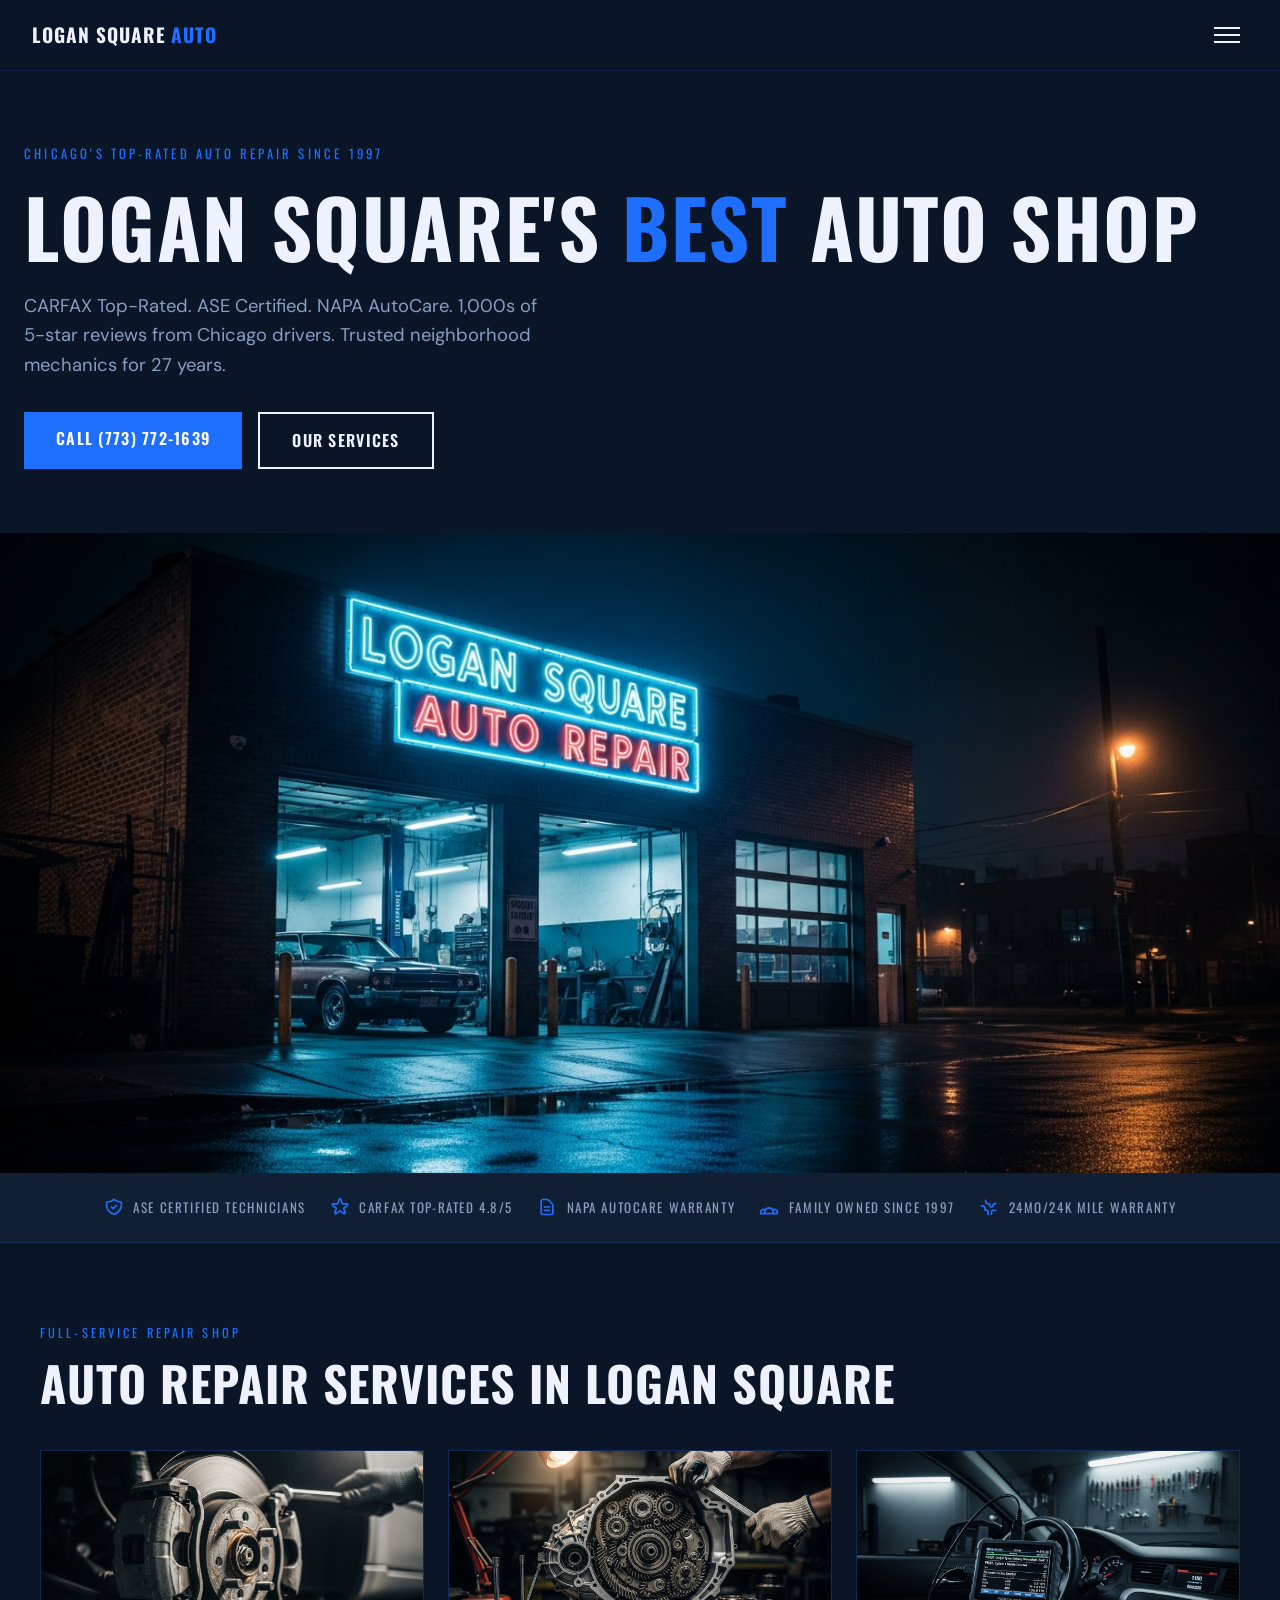
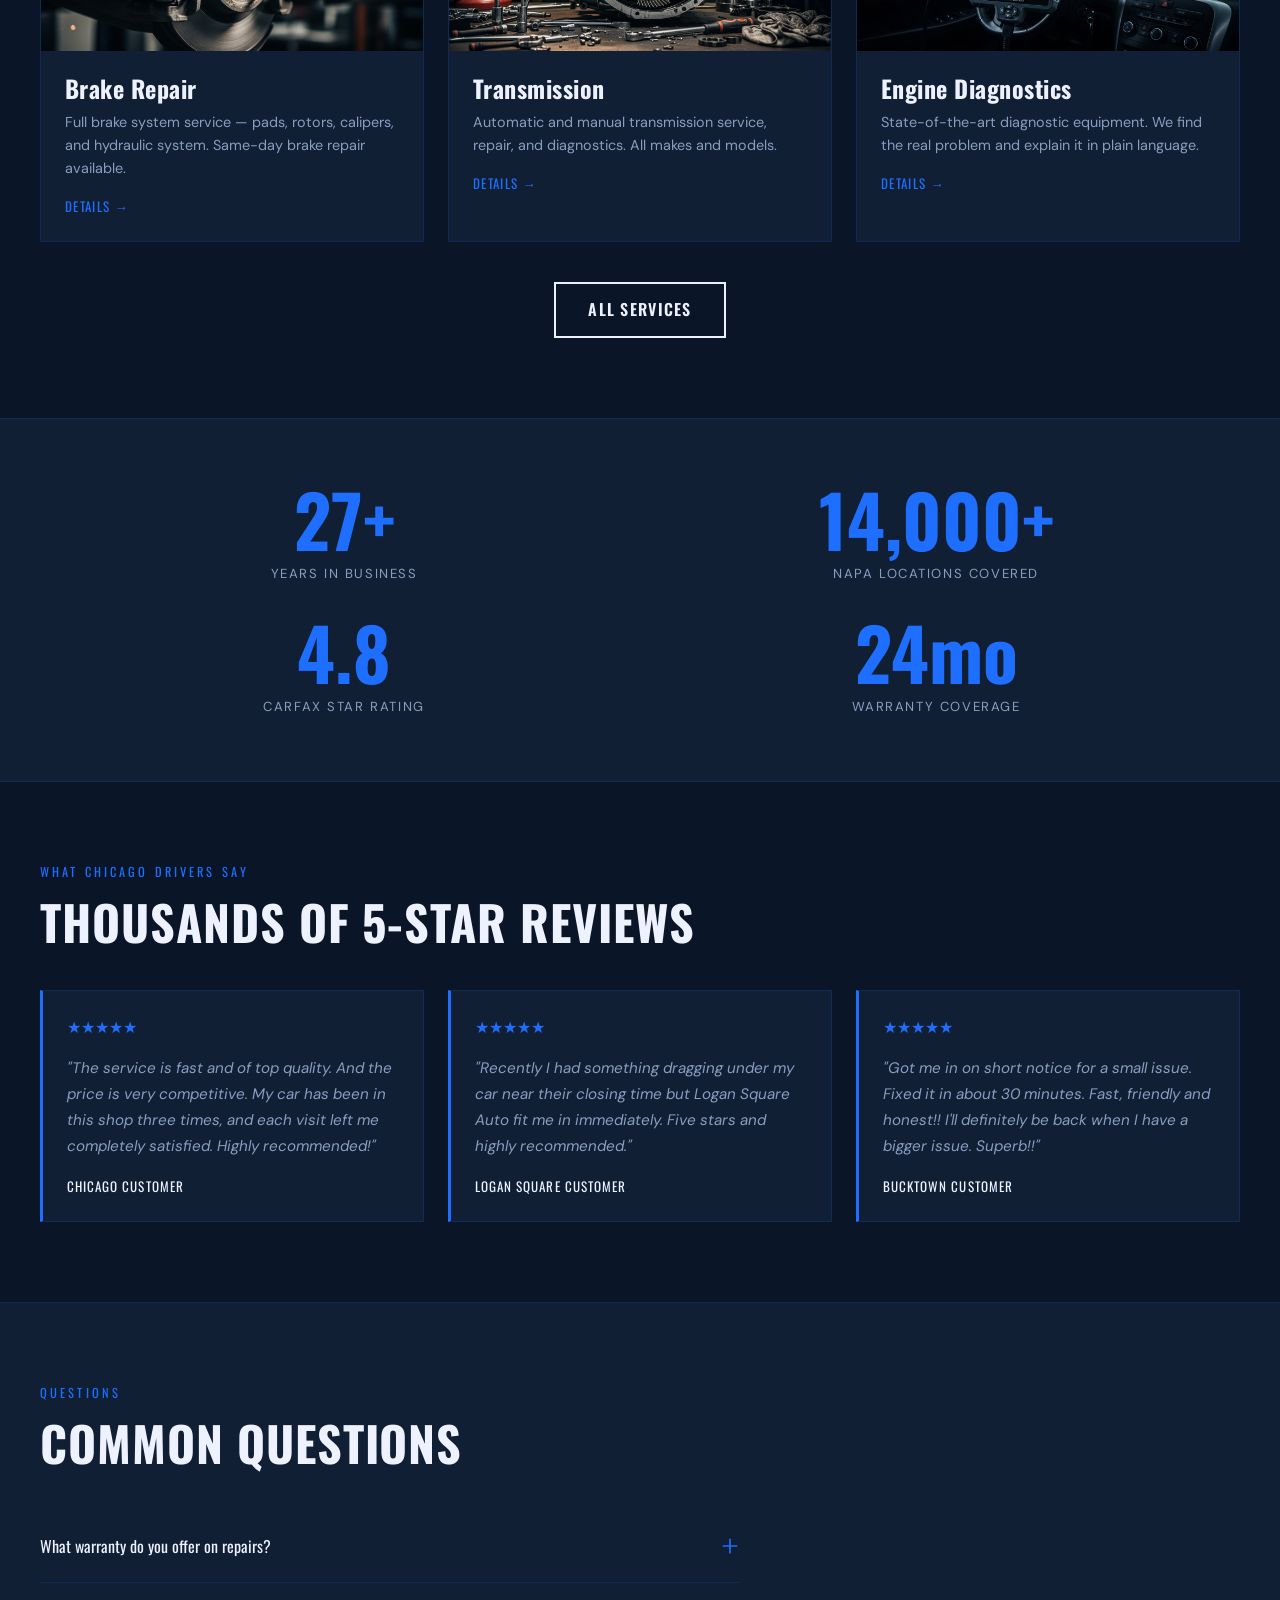
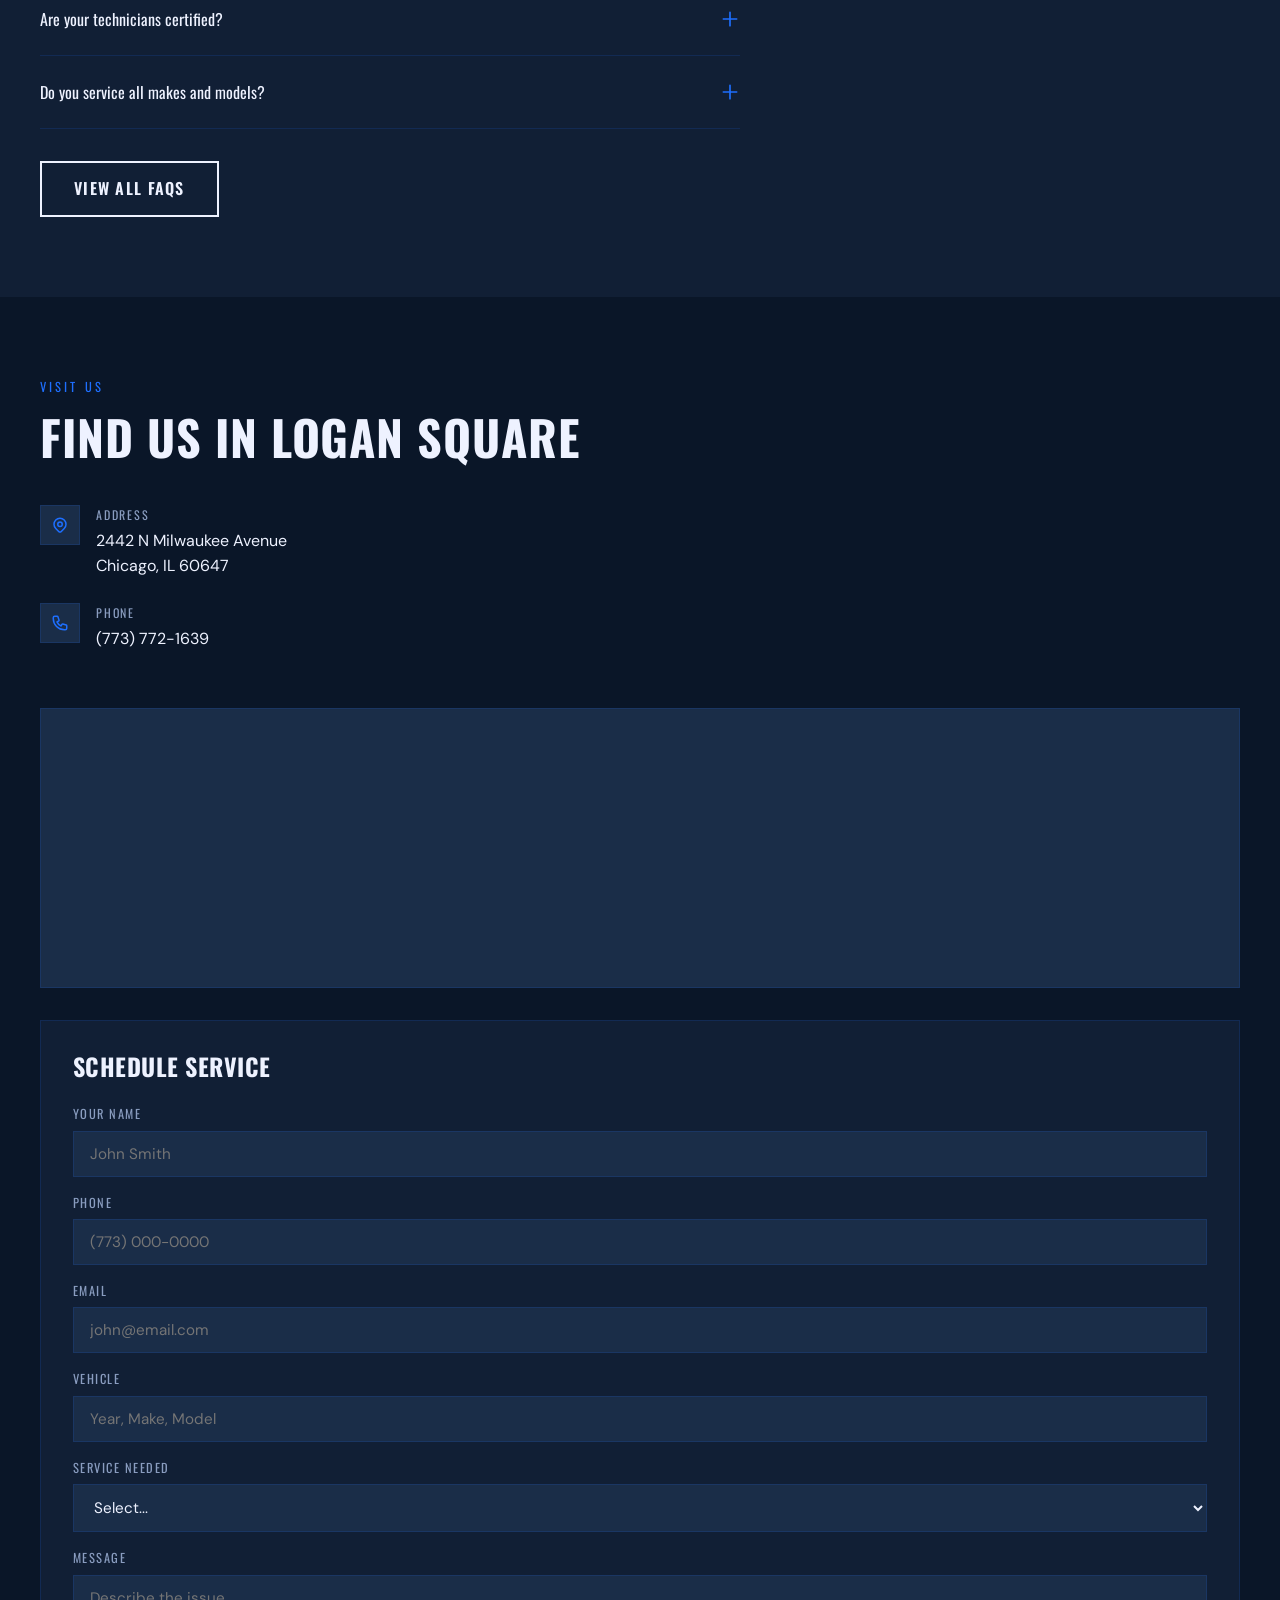
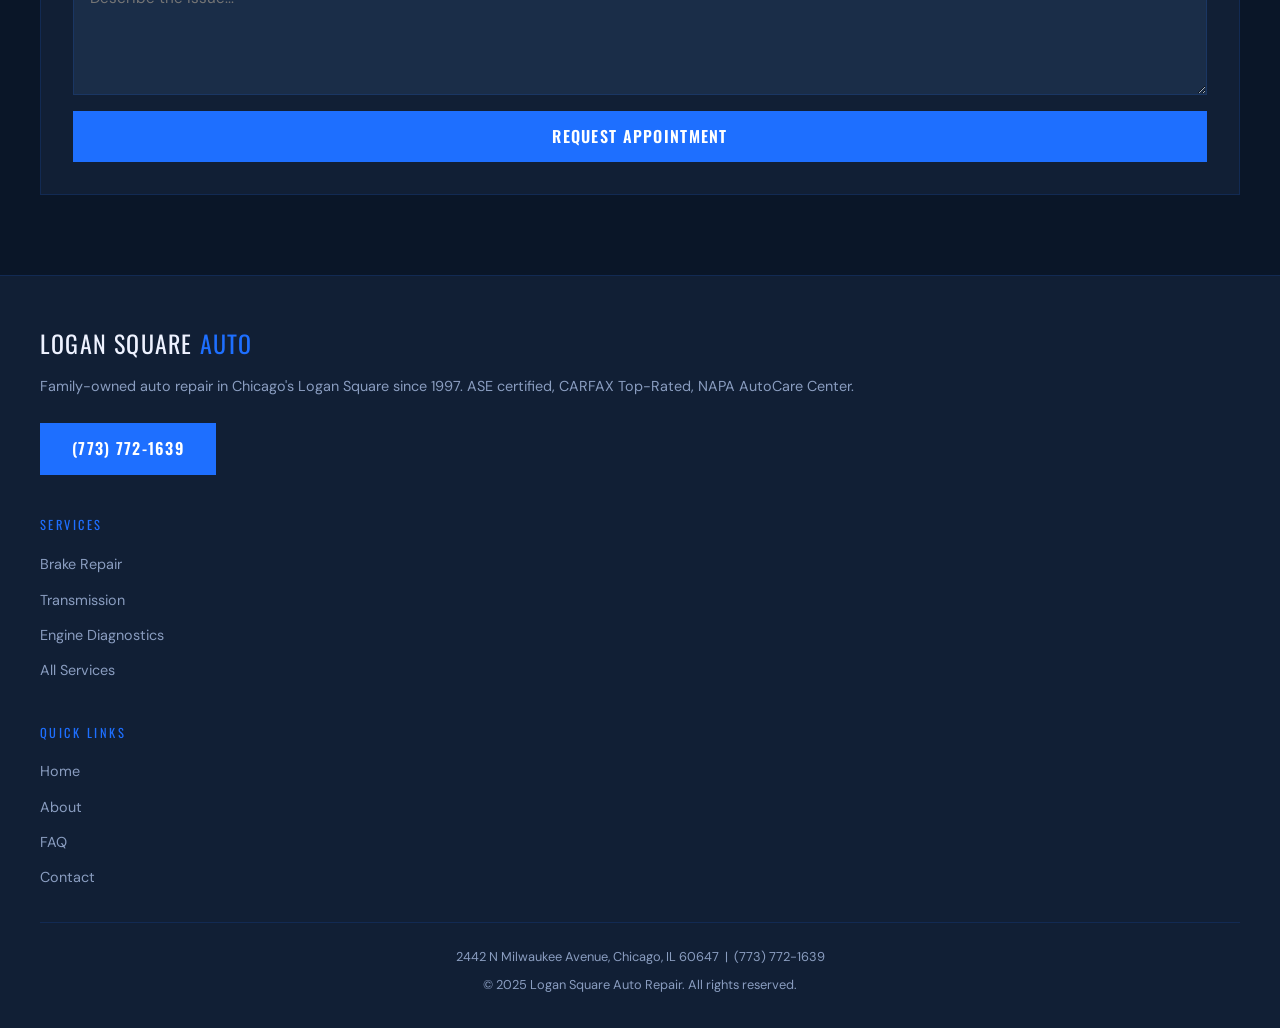
<file: index.html>
<!DOCTYPE html>
<!--
DESIGN SYSTEM — Logan Square Auto Repair
Color: Roll 3 — Blueprint | #0A1628 bg | #1E6FFF accent
Nav: Roll 3 — Sticky shrink
Hero: Roll 2 — Split-screen left text / right image
Motion: Roll 2 — Staggered float-up
Sections: Roll 3 — Hero → Trust badges → Services → Stats → Testimonials → FAQ → Contact
Die 6 Layout: Roll 3
-->
<html lang="en">
<head>
  <meta charset="UTF-8">
  <meta name="viewport" content="width=device-width, initial-scale=1.0">
  <title>Auto Repair Chicago Logan Square | Logan Square Auto Repair</title>
  <meta name="description" content="Logan Square Auto Repair — Chicago's top-rated auto repair shop since 1997. ASE certified, CARFAX Top-Rated, NAPA AutoCare. Call (773) 772-1639.">
  <meta property="og:title" content="Logan Square Auto Repair | Chicago Since 1997">
  <meta property="og:description" content="Family-owned, ASE certified, CARFAX Top-Rated. Chicago's best auto repair in Logan Square since 1997.">
  <meta property="og:url" content="https://oh-ashen-one.github.io/logan-square-auto-repair/">
  <meta property="og:image" content="assets/hero-main.jpg">
  <link rel="canonical" href="https://oh-ashen-one.github.io/logan-square-auto-repair/">
  <link rel="preconnect" href="https://fonts.googleapis.com">
  <link href="https://fonts.googleapis.com/css2?family=Oswald:wght@400;600;700&family=DM+Sans:wght@400;500&display=swap" rel="stylesheet">
  <link rel="stylesheet" href="css/styles.css?v=1774543622">
  <script type="application/ld+json">
  {
    "@context": "https://schema.org",
    "@type": "AutoRepair",
    "name": "Logan Square Auto Repair",
    "telephone": "(773) 772-1639",
    "url": "https://www.logansquareautorepair.com/",
    "address": {
      "@type": "PostalAddress",
      "streetAddress": "2442 N Milwaukee Avenue",
      "addressLocality": "Chicago",
      "addressRegion": "IL",
      "postalCode": "60647"
    },
    "openingHours": "Mo-Fr 08:00-18:00",
    "priceRange": "$$",
    "description": "Family-owned auto repair in Chicago's Logan Square since 1997. ASE certified, CARFAX Top-Rated, NAPA AutoCare Center.",
    "areaServed": "Chicago, IL"
  }
  </script>
</head>
<body>
  <nav class="site-nav">
    <a href="index.html" class="nav-logo">Logan Square <span>Auto</span></a>
    <div class="nav-links">
      <a href="services/index.html">Services</a>
      <a href="about.html">About</a>
      <a href="faq.html">FAQ</a>
      <a href="contact.html">Contact</a>
      <a href="tel:7737721639" class="nav-cta">(773) 772-1639</a>
    </div>
    <button class="hamburger" aria-label="Open menu"><span></span><span></span><span></span></button>
  </nav>
  <div class="nav-drawer">
    <a href="index.html">Home</a>
    <a href="services/index.html">Services</a>
    <a href="about.html">About</a>
    <a href="faq.html">FAQ</a>
    <a href="contact.html">Contact</a>
    <a href="tel:7737721639" class="nav-cta btn btn-primary">(773) 772-1639</a>
  </div>

  <!-- HERO SPLIT-SCREEN -->
  <section class="hero">
    <div class="hero-left">
      <p class="hero-eyebrow">Chicago's Top-Rated Auto Repair Since 1997</p>
      <h1>Logan Square's <span>Best</span> Auto Shop</h1>
      <p class="hero-sub">CARFAX Top-Rated. ASE Certified. NAPA AutoCare. 1,000s of 5-star reviews from Chicago drivers. Trusted neighborhood mechanics for 27 years.</p>
      <div class="hero-ctas">
        <a href="tel:7737721639" class="btn btn-primary">Call (773) 772-1639</a>
        <a href="services/index.html" class="btn btn-outline">Our Services</a>
      </div>
    </div>
    <div class="hero-right">
      <img src="assets/hero-main.jpg" alt="Logan Square Auto Repair Chicago" loading="eager">
    </div>
  </section>

  <!-- TRUST BADGES -->
  <div class="trust-badges">
    <div class="trust-badge">
      <svg xmlns="http://www.w3.org/2000/svg" fill="none" viewBox="0 0 24 24" stroke="currentColor"><path stroke-linecap="round" stroke-linejoin="round" stroke-width="2" d="M9 12l2 2 4-4m5.618-4.016A11.955 11.955 0 0112 2.944a11.955 11.955 0 01-8.618 3.04A12.02 12.02 0 003 9c0 5.591 3.824 10.29 9 11.622 5.176-1.332 9-6.03 9-11.622 0-1.042-.133-2.052-.382-3.016z"/></svg>
      ASE Certified Technicians
    </div>
    <div class="trust-badge">
      <svg xmlns="http://www.w3.org/2000/svg" fill="none" viewBox="0 0 24 24" stroke="currentColor"><path stroke-linecap="round" stroke-linejoin="round" stroke-width="2" d="M11.049 2.927c.3-.921 1.603-.921 1.902 0l1.519 4.674a1 1 0 00.95.69h4.915c.969 0 1.371 1.24.588 1.81l-3.976 2.888a1 1 0 00-.363 1.118l1.518 4.674c.3.922-.755 1.688-1.538 1.118l-3.976-2.888a1 1 0 00-1.176 0l-3.976 2.888c-.783.57-1.838-.197-1.538-1.118l1.518-4.674a1 1 0 00-.363-1.118l-3.976-2.888c-.784-.57-.38-1.81.588-1.81h4.914a1 1 0 00.951-.69l1.519-4.674z"/></svg>
      CARFAX Top-Rated 4.8/5
    </div>
    <div class="trust-badge">
      <svg xmlns="http://www.w3.org/2000/svg" fill="none" viewBox="0 0 24 24" stroke="currentColor"><path stroke-linecap="round" stroke-linejoin="round" stroke-width="2" d="M9 12h6m-6 4h6m2 5H7a2 2 0 01-2-2V5a2 2 0 012-2h5.586a1 1 0 01.707.293l5.414 5.414a1 1 0 01.293.707V19a2 2 0 01-2 2z"/></svg>
      NAPA AutoCare Warranty
    </div>
    <div class="trust-badge">
      <svg xmlns="http://www.w3.org/2000/svg" fill="none" viewBox="0 0 24 24" stroke="currentColor"><path stroke-linecap="round" stroke-linejoin="round" stroke-width="2" d="M17 20h5v-2a3 3 0 00-5.356-1.857M17 20H7m10 0v-2c0-.656-.126-1.283-.356-1.857M7 20H2v-2a3 3 0 015.356-1.857M7 20v-2c0-.656.126-1.283.356-1.857m0 0a5.002 5.002 0 019.288 0"/></svg>
      Family Owned Since 1997
    </div>
    <div class="trust-badge">
      <svg xmlns="http://www.w3.org/2000/svg" fill="none" viewBox="0 0 24 24" stroke="currentColor"><path stroke-linecap="round" stroke-linejoin="round" stroke-width="2" d="M3.055 11H5a2 2 0 012 2v1a2 2 0 002 2 2 2 0 012 2v2.945M8 3.935V5.5A2.5 2.5 0 0010.5 8h.5a2 2 0 012 2 2 2 0 104 0 2 2 0 012-2h1.064M15 20.488V18a2 2 0 012-2h3.064"/></svg>
      24mo/24k Mile Warranty
    </div>
  </div>

  <!-- SERVICES -->
  <section style="padding:5rem 1.5rem; background:var(--bg);">
    <div style="max-width:var(--max-w); margin:0 auto;">
      <p class="section-label">Full-Service Repair Shop</p>
      <h2>Auto Repair Services in Logan Square</h2>
      <div class="services-grid">
        <div class="service-card">
          <div class="service-card-img"><img src="assets/service-brakes.jpg" alt="Brake repair Logan Square Chicago" loading="lazy"></div>
          <div class="service-card-body"><h3>Brake Repair</h3><p>Full brake system service — pads, rotors, calipers, and hydraulic system. Same-day brake repair available.</p><a href="services/brakes.html" class="service-link">Details &rarr;</a></div>
        </div>
        <div class="service-card">
          <div class="service-card-img"><img src="assets/service-transmission.jpg" alt="Transmission repair Chicago" loading="lazy"></div>
          <div class="service-card-body"><h3>Transmission</h3><p>Automatic and manual transmission service, repair, and diagnostics. All makes and models.</p><a href="services/transmission.html" class="service-link">Details &rarr;</a></div>
        </div>
        <div class="service-card">
          <div class="service-card-img"><img src="assets/service-diagnostic.jpg" alt="Engine diagnostics Chicago" loading="lazy"></div>
          <div class="service-card-body"><h3>Engine Diagnostics</h3><p>State-of-the-art diagnostic equipment. We find the real problem and explain it in plain language.</p><a href="services/engine-diagnostics.html" class="service-link">Details &rarr;</a></div>
        </div>
      </div>
      <div style="text-align:center;margin-top:2.5rem;"><a href="services/index.html" class="btn btn-outline">All Services</a></div>
    </div>
  </section>

  <!-- STATS -->
  <div class="stats-section">
    <div class="stats-grid">
      <div class="stat-item"><div class="stat-number" data-count="27">27+</div><div class="stat-label">Years in Business</div></div>
      <div class="stat-item"><div class="stat-number" data-count="14000">14,000+</div><div class="stat-label">NAPA Locations Covered</div></div>
      <div class="stat-item"><div class="stat-number" data-count="48">4.8</div><div class="stat-label">CARFAX Star Rating</div></div>
      <div class="stat-item"><div class="stat-number" data-count="24">24mo</div><div class="stat-label">Warranty Coverage</div></div>
    </div>
  </div>

  <!-- TESTIMONIALS -->
  <section style="padding:5rem 1.5rem; background:var(--bg);">
    <div style="max-width:var(--max-w); margin:0 auto;">
      <p class="section-label">What Chicago Drivers Say</p>
      <h2>Thousands of 5-Star Reviews</h2>
      <div class="testimonials-grid">
        <div class="testimonial-card">
          <div class="testimonial-stars">&#9733;&#9733;&#9733;&#9733;&#9733;</div>
          <p class="testimonial-text">"The service is fast and of top quality. And the price is very competitive. My car has been in this shop three times, and each visit left me completely satisfied. Highly recommended!"</p>
          <div class="testimonial-author">Chicago Customer</div>
        </div>
        <div class="testimonial-card">
          <div class="testimonial-stars">&#9733;&#9733;&#9733;&#9733;&#9733;</div>
          <p class="testimonial-text">"Recently I had something dragging under my car near their closing time but Logan Square Auto fit me in immediately. Five stars and highly recommended."</p>
          <div class="testimonial-author">Logan Square Customer</div>
        </div>
        <div class="testimonial-card">
          <div class="testimonial-stars">&#9733;&#9733;&#9733;&#9733;&#9733;</div>
          <p class="testimonial-text">"Got me in on short notice for a small issue. Fixed it in about 30 minutes. Fast, friendly and honest!! I'll definitely be back when I have a bigger issue. Superb!!"</p>
          <div class="testimonial-author">Bucktown Customer</div>
        </div>
      </div>
    </div>
  </section>

  <!-- FAQ PREVIEW -->
  <section style="padding:5rem 1.5rem; background:var(--bg-2); border-top:1px solid var(--border);">
    <div style="max-width:var(--max-w); margin:0 auto;">
      <p class="section-label">Questions</p>
      <h2>Common Questions</h2>
      <div class="faq-list" style="max-width:700px;">
        <div class="faq-item"><button class="faq-question">What warranty do you offer on repairs?<svg class="faq-icon" xmlns="http://www.w3.org/2000/svg" fill="none" viewBox="0 0 24 24" stroke="currentColor"><path stroke-linecap="round" stroke-linejoin="round" stroke-width="2" d="M12 4v16m8-8H4"/></svg></button><div class="faq-answer">As a NAPA AutoCare Center, we offer a 24-month/24,000-mile warranty on qualifying repairs — honored at over 14,000 NAPA locations nationwide. Wherever you travel, you're covered.</div></div>
        <div class="faq-item"><button class="faq-question">Are your technicians certified?<svg class="faq-icon" xmlns="http://www.w3.org/2000/svg" fill="none" viewBox="0 0 24 24" stroke="currentColor"><path stroke-linecap="round" stroke-linejoin="round" stroke-width="2" d="M12 4v16m8-8H4"/></svg></button><div class="faq-answer">Yes — all our technicians are ASE and AAA certified. This means they've passed rigorous testing and maintain ongoing education to stay current with vehicle technology.</div></div>
        <div class="faq-item"><button class="faq-question">Do you service all makes and models?<svg class="faq-icon" xmlns="http://www.w3.org/2000/svg" fill="none" viewBox="0 0 24 24" stroke="currentColor"><path stroke-linecap="round" stroke-linejoin="round" stroke-width="2" d="M12 4v16m8-8H4"/></svg></button><div class="faq-answer">Yes — we service all makes and models, domestic and foreign. No job is too big or small. Our diagnostic equipment handles every modern vehicle.</div></div>
      </div>
      <div style="margin-top:2rem;"><a href="faq.html" class="btn btn-outline">View All FAQs</a></div>
    </div>
  </section>

  <!-- CONTACT -->
  <section style="padding:5rem 1.5rem; background:var(--bg);">
    <div style="max-width:var(--max-w); margin:0 auto;">
      <p class="section-label">Visit Us</p>
      <h2 style="margin-bottom:2.5rem;">Find Us in Logan Square</h2>
      <div class="contact-grid">
        <div class="contact-info">
          <div class="contact-item">
            <div class="contact-icon"><svg xmlns="http://www.w3.org/2000/svg" fill="none" viewBox="0 0 24 24" stroke="currentColor"><path stroke-linecap="round" stroke-linejoin="round" stroke-width="2" d="M17.657 16.657L13.414 20.9a1.998 1.998 0 01-2.827 0l-4.244-4.243a8 8 0 1111.314 0z"/><path stroke-linecap="round" stroke-linejoin="round" stroke-width="2" d="M15 11a3 3 0 11-6 0 3 3 0 016 0z"/></svg></div>
            <div><p class="contact-label">Address</p><p class="contact-value">2442 N Milwaukee Avenue<br>Chicago, IL 60647</p></div>
          </div>
          <div class="contact-item">
            <div class="contact-icon"><svg xmlns="http://www.w3.org/2000/svg" fill="none" viewBox="0 0 24 24" stroke="currentColor"><path stroke-linecap="round" stroke-linejoin="round" stroke-width="2" d="M3 5a2 2 0 012-2h3.28a1 1 0 01.948.684l1.498 4.493a1 1 0 01-.502 1.21l-2.257 1.13a11.042 11.042 0 005.516 5.516l1.13-2.257a1 1 0 011.21-.502l4.493 1.498a1 1 0 01.684.949V19a2 2 0 01-2 2h-1C9.716 21 3 14.284 3 6V5z"/></svg></div>
            <div><p class="contact-label">Phone</p><a href="tel:7737721639" class="contact-value">(773) 772-1639</a></div>
          </div>
          <div class="map-placeholder">
            <iframe src="https://www.google.com/maps/embed?pb=!1m18!1m12!1m3!1d2969!2d-87.7074!3d41.9259!2m3!1f0!2f0!3f0!3m2!1i1024!2i768!4f13.1!3m3!1m2!1s0x880fd28e3f3fba33%3A0x1!2s2442%20N%20Milwaukee%20Ave%2C%20Chicago%2C%20IL%2060647!5e0!3m2!1sen!2sus!4v1" allowfullscreen="" loading="lazy"></iframe>
          </div>
        </div>
        <div>
          <div class="contact-form">
            <h2 style="font-size:1.5rem;margin-bottom:1.5rem;">Schedule Service</h2>
            <form>
              <div class="form-group"><label>Your Name</label><input type="text" placeholder="John Smith"></div>
              <div class="form-group"><label>Phone</label><input type="tel" placeholder="(773) 000-0000"></div>
              <div class="form-group"><label>Email</label><input type="email" placeholder="john@email.com"></div>
              <div class="form-group"><label>Vehicle</label><input type="text" placeholder="Year, Make, Model"></div>
              <div class="form-group"><label>Service Needed</label><select><option>Select...</option><option>Brakes</option><option>Oil Change</option><option>Transmission</option><option>Engine Diagnostics</option><option>Suspension</option><option>Electrical</option><option>Other</option></select></div>
              <div class="form-group"><label>Message</label><textarea placeholder="Describe the issue..."></textarea></div>
              <button type="submit" class="btn btn-primary" style="width:100%;">Request Appointment</button>
            </form>
          </div>
        </div>
      </div>
    </div>
  </section>

  <footer class="site-footer">
    <div class="footer-grid">
      <div><div class="footer-brand-name">Logan Square <span>Auto</span></div><p class="footer-desc">Family-owned auto repair in Chicago's Logan Square since 1997. ASE certified, CARFAX Top-Rated, NAPA AutoCare Center.</p><a href="tel:7737721639" class="btn btn-primary">(773) 772-1639</a></div>
      <div><p class="footer-col-title">Services</p><ul class="footer-links"><li><a href="services/brakes.html">Brake Repair</a></li><li><a href="services/transmission.html">Transmission</a></li><li><a href="services/engine-diagnostics.html">Engine Diagnostics</a></li><li><a href="services/index.html">All Services</a></li></ul></div>
      <div><p class="footer-col-title">Quick Links</p><ul class="footer-links"><li><a href="index.html">Home</a></li><li><a href="about.html">About</a></li><li><a href="faq.html">FAQ</a></li><li><a href="contact.html">Contact</a></li></ul></div>
    </div>
    <div class="footer-bottom"><p>2442 N Milwaukee Avenue, Chicago, IL 60647 &nbsp;|&nbsp; (773) 772-1639</p><p>&copy; 2025 Logan Square Auto Repair. All rights reserved.</p></div>
  </footer>
  <script src="js/main.js?v=1774543622"></script>
</body>
</html>
</file>
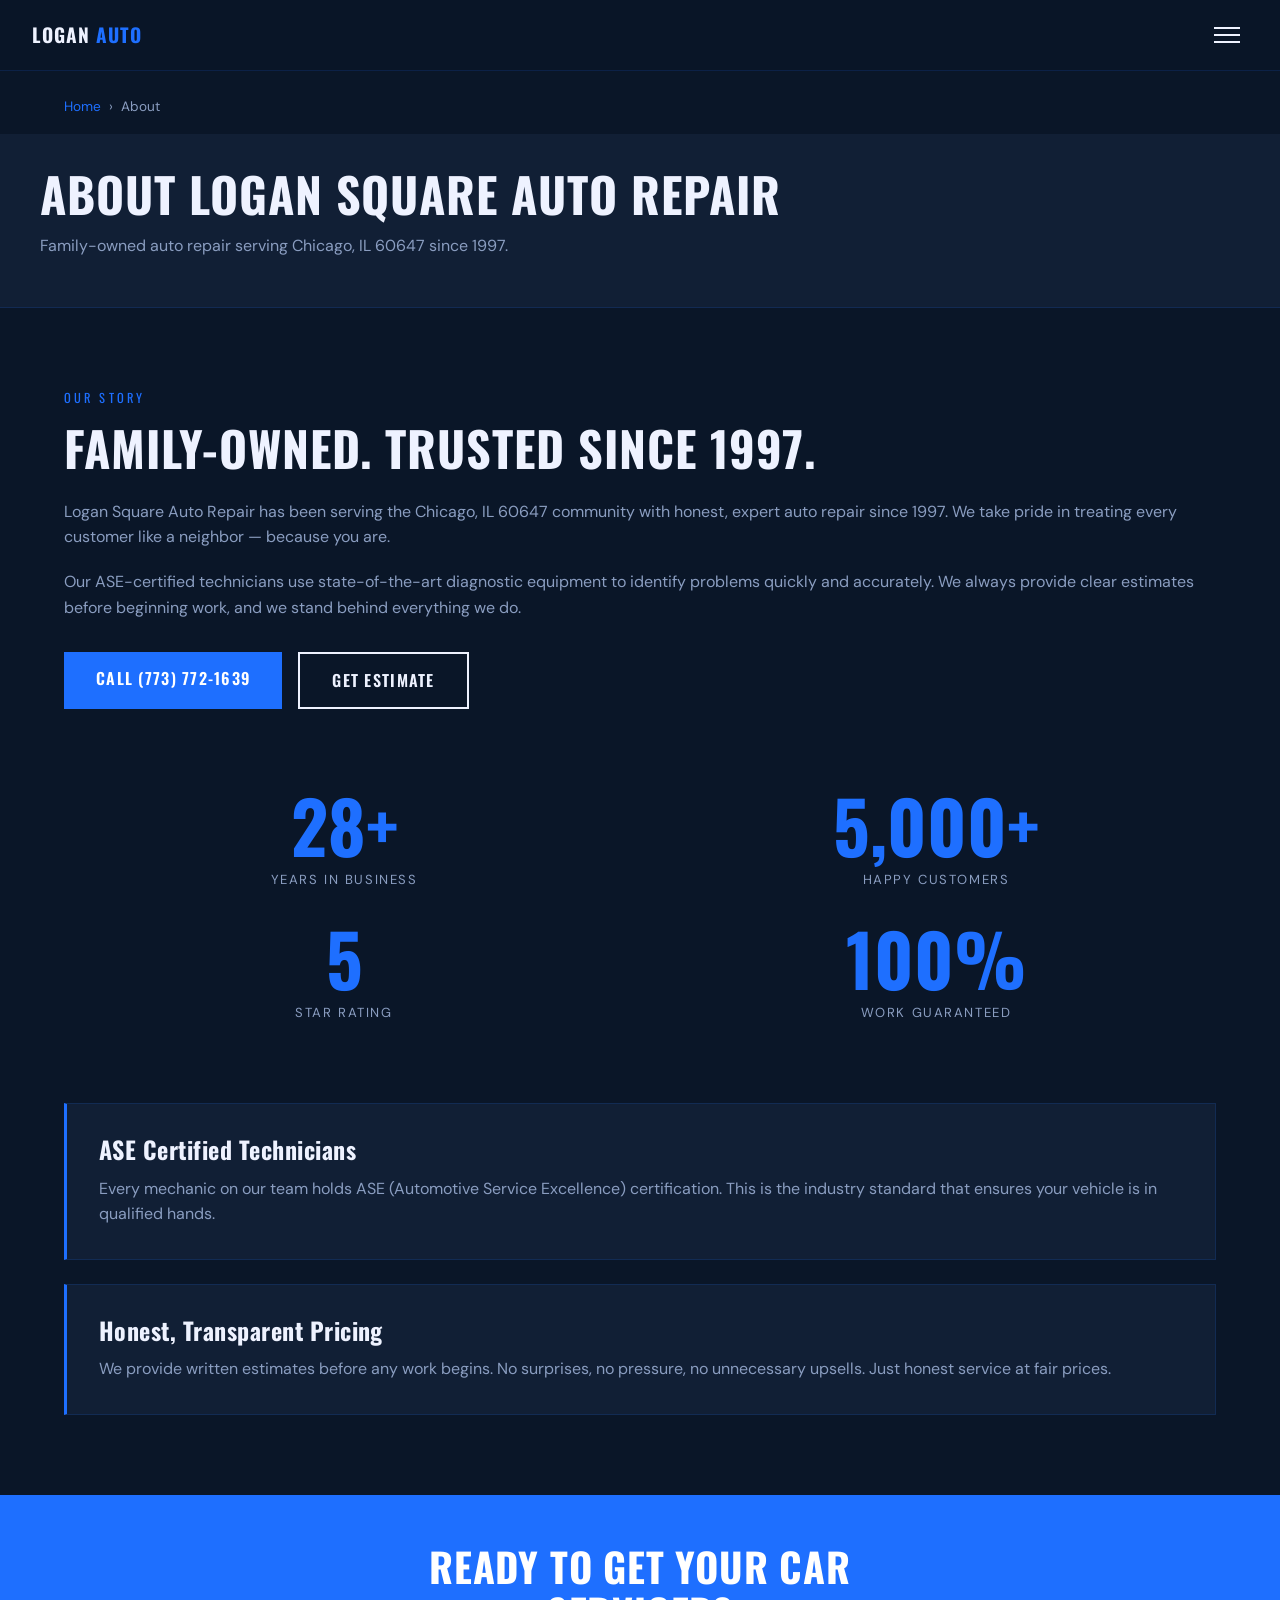
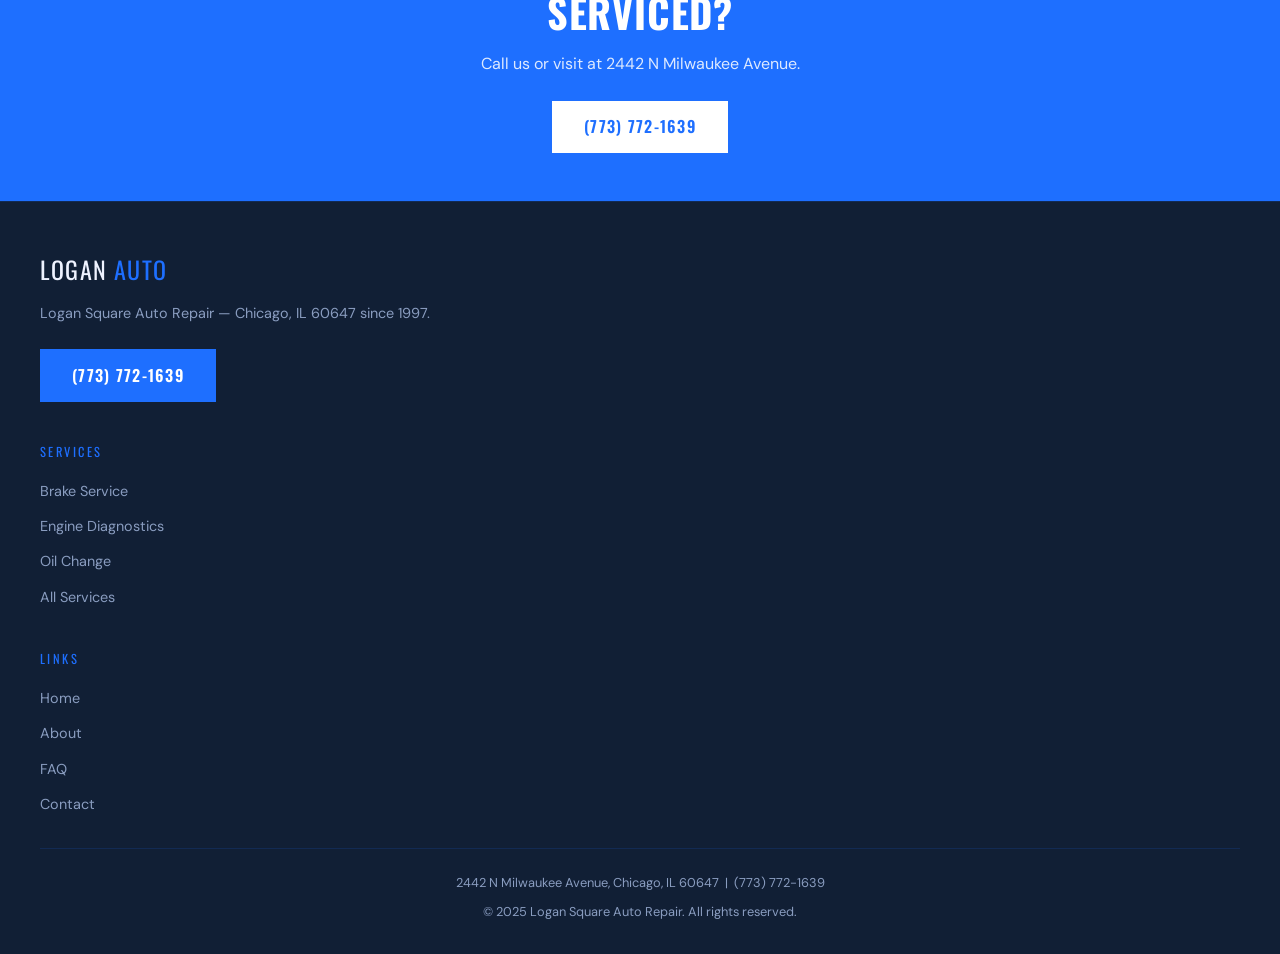
<file: about.html>
<!DOCTYPE html>
<html lang="en">
<head>
  <meta charset="UTF-8"><meta name="viewport" content="width=device-width, initial-scale=1.0">
  <title>About Logan Square Auto Repair | Chicago, IL 60647</title>
  <meta name="description" content="Logan Square Auto Repair — family-owned auto repair since 1997. ASE certified technicians, honest service, Chicago, IL 60647.">
  <link rel="canonical" href="https://oh-ashen-one.github.io/logan-square-auto-repair/about.html">
  <link rel="preconnect" href="https://fonts.googleapis.com">
  <link href="https://fonts.googleapis.com/css2?family=Oswald:wght@400;600;700&family=DM+Sans:wght@400;500&display=swap" rel="stylesheet">
  <link rel="stylesheet" href="css/styles.css?v=1774543622">
</head>
<body>
  <nav class="site-nav"><a href="index.html" class="nav-logo">Logan <span>Auto</span></a><span class="nav-phone-header" style="display:none;">(773) 772-1639</span><button class="hamburger" aria-label="Open menu"><span></span><span></span><span></span></button></nav>
  <div class="nav-drawer"><a href="index.html">Home</a><a href="services/index.html">Services</a><a href="about.html">About</a><a href="faq.html">FAQ</a><a href="contact.html">Contact</a><a href="tel:7737721639" class="nav-cta btn btn-primary">(773) 772-1639</a></div>
  <nav class="breadcrumb"><a href="index.html">Home</a><span>&rsaquo;</span><span>About</span></nav>
  <div class="page-hero"><div class="page-hero-inner"><h1>About Logan Square Auto Repair</h1><p>Family-owned auto repair serving Chicago, IL 60647 since 1997.</p></div></div>
  <section class="section">
    <div class="reveal">
      <p class="section-label">Our Story</p>
      <h2 class="section-title" style="margin-bottom:1.5rem;">Family-Owned. Trusted Since 1997.</h2>
      <p style="color:var(--text-muted);margin-bottom:1.2rem;">Logan Square Auto Repair has been serving the Chicago, IL 60647 community with honest, expert auto repair since 1997. We take pride in treating every customer like a neighbor — because you are.</p>
      <p style="color:var(--text-muted);margin-bottom:1.2rem;">Our ASE-certified technicians use state-of-the-art diagnostic equipment to identify problems quickly and accurately. We always provide clear estimates before beginning work, and we stand behind everything we do.</p>
      <div style="margin-top:2rem;display:flex;gap:1rem;flex-wrap:wrap;">
        <a href="tel:7737721639" class="btn btn-primary">Call (773) 772-1639</a>
        <a href="contact.html" class="btn btn-outline">Get Estimate</a>
      </div>
    </div>
    <div class="stats-grid reveal" style="padding:3rem 0;margin-top:2rem;">
      <div class="stat-item"><div class="stat-number" data-count="28">28+</div><div class="stat-label">Years in Business</div></div>
      <div class="stat-item"><div class="stat-number" data-count="5000">5,000+</div><div class="stat-label">Happy Customers</div></div>
      <div class="stat-item"><div class="stat-number" data-count="5">5</div><div class="stat-label">Star Rating</div></div>
      <div class="stat-item"><div class="stat-number" data-count="100">100%</div><div class="stat-label">Work Guaranteed</div></div>
    </div>
    <div style="background:var(--bg-2);border:1px solid var(--border);padding:2rem;border-left:3px solid var(--accent);margin-top:2rem;" class="reveal">
      <h3 style="margin-bottom:0.75rem;">ASE Certified Technicians</h3>
      <p style="color:var(--text-muted);">Every mechanic on our team holds ASE (Automotive Service Excellence) certification. This is the industry standard that ensures your vehicle is in qualified hands.</p>
    </div>
    <div style="background:var(--bg-2);border:1px solid var(--border);padding:2rem;border-left:3px solid var(--accent);margin-top:1.5rem;" class="reveal">
      <h3 style="margin-bottom:0.75rem;">Honest, Transparent Pricing</h3>
      <p style="color:var(--text-muted);">We provide written estimates before any work begins. No surprises, no pressure, no unnecessary upsells. Just honest service at fair prices.</p>
    </div>
  </section>
  <div class="cta-band"><div style="max-width:600px;margin:0 auto;"><h2>Ready to Get Your Car Serviced?</h2><p>Call us or visit at 2442 N Milwaukee Avenue.</p><a href="tel:7737721639" class="btn">(773) 772-1639</a></div></div>
  <footer class="site-footer">
    <div class="footer-grid">
      <div><div class="footer-brand-name">Logan <span>Auto</span></div><p class="footer-desc">Logan Square Auto Repair — Chicago, IL 60647 since 1997.</p><a href="tel:7737721639" class="btn btn-primary">(773) 772-1639</a></div>
      <div><p class="footer-col-title">Services</p><ul class="footer-links"><li><a href="services/brakes.html">Brake Service</a></li><li><a href="services/engine-diagnostics.html">Engine Diagnostics</a></li><li><a href="services/oil-change.html">Oil Change</a></li><li><a href="services/index.html">All Services</a></li></ul></div>
      <div><p class="footer-col-title">Links</p><ul class="footer-links"><li><a href="index.html">Home</a></li><li><a href="about.html">About</a></li><li><a href="faq.html">FAQ</a></li><li><a href="contact.html">Contact</a></li></ul></div>
    </div>
    <div class="footer-bottom"><p>2442 N Milwaukee Avenue, Chicago, IL 60647 &nbsp;|&nbsp; (773) 772-1639</p><p>&copy; 2025 Logan Square Auto Repair. All rights reserved.</p></div>
  </footer>
  <script src="js/main.js?v=1774543622"></script>
</body>
</html>
</file>
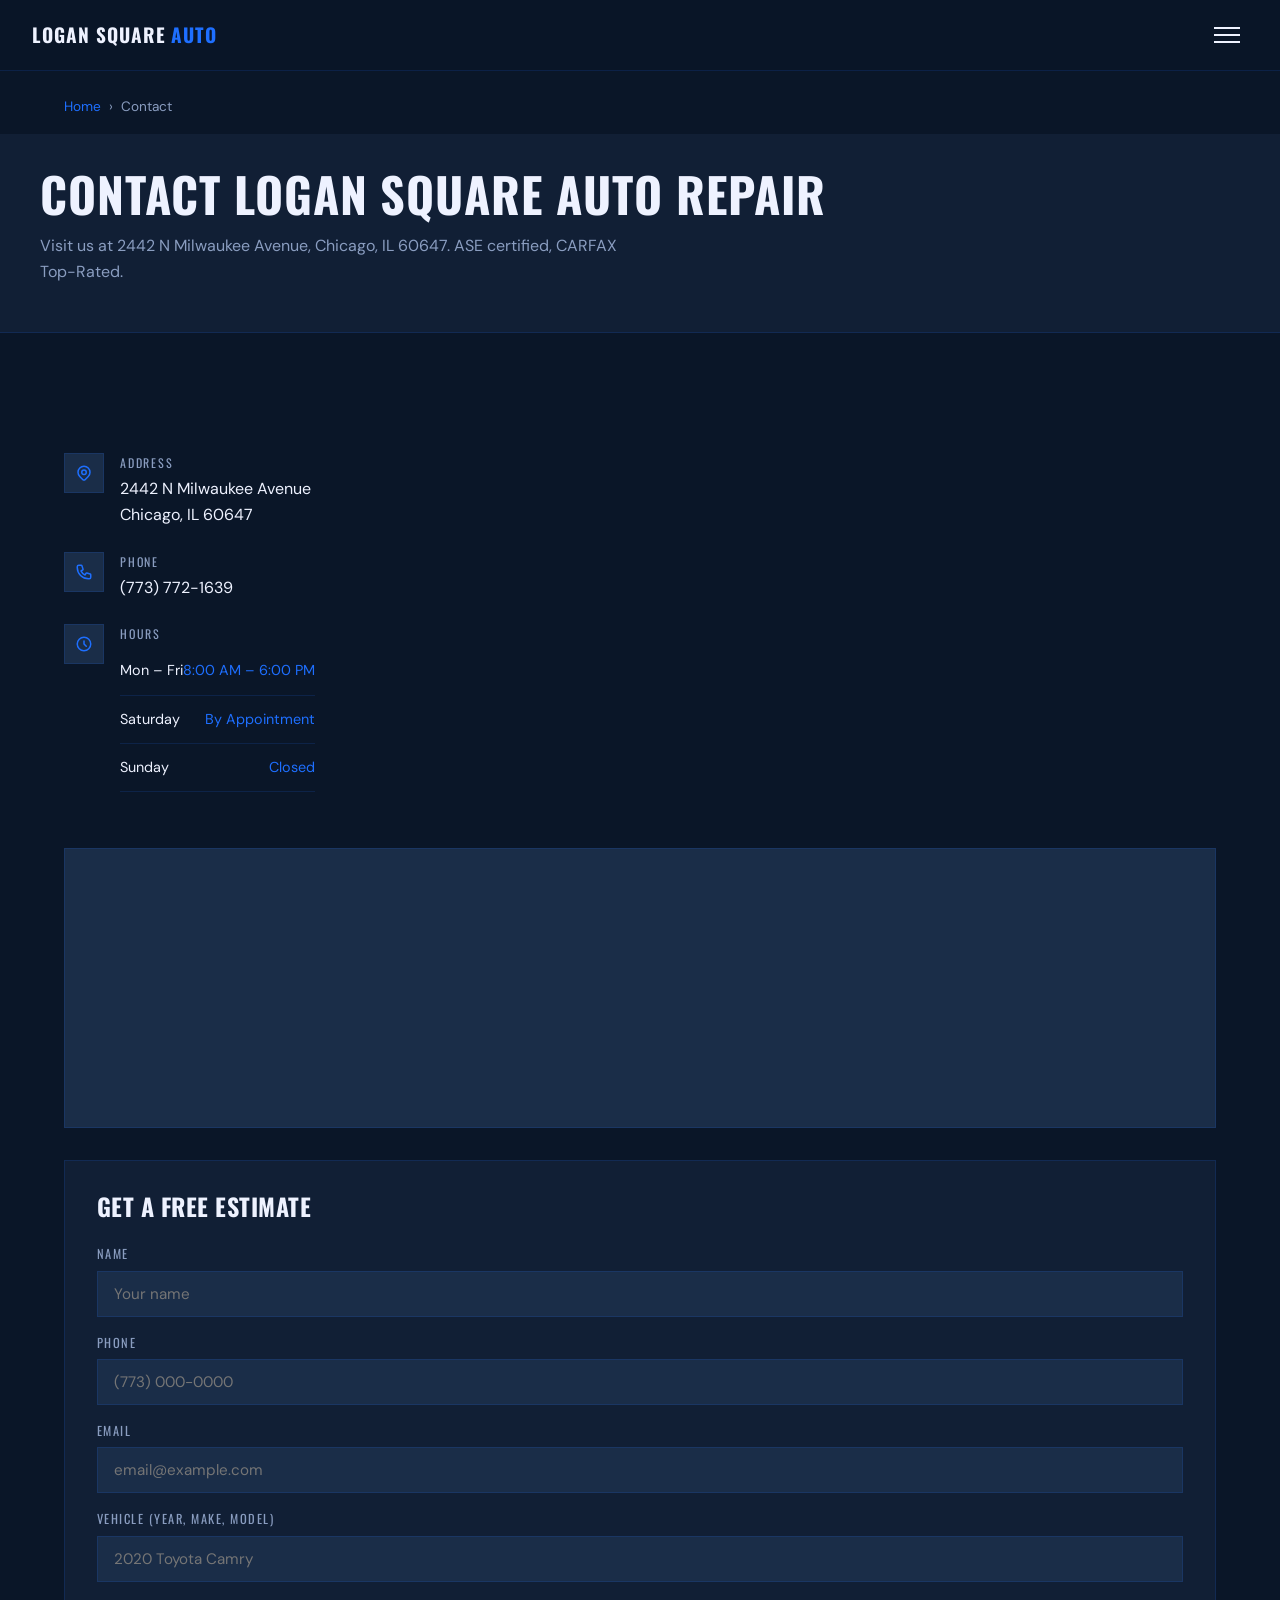
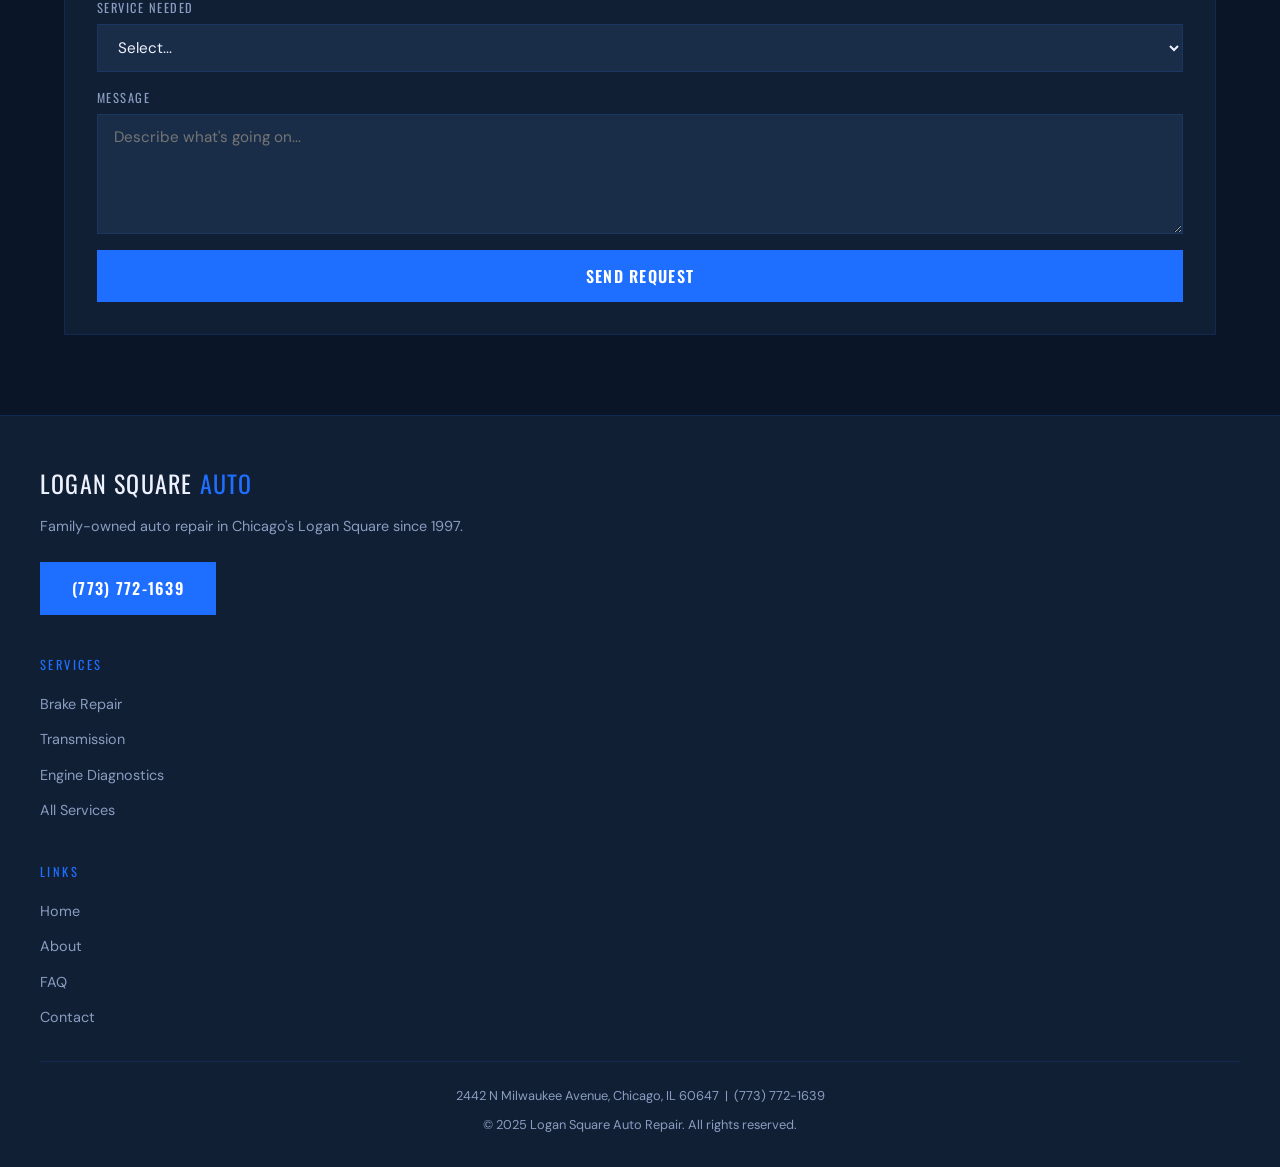
<file: contact.html>
<!DOCTYPE html>
<html lang="en">
<head>
  <meta charset="UTF-8"><meta name="viewport" content="width=device-width, initial-scale=1.0">
  <title>Contact Logan Square Auto Repair | Chicago | (773) 772-1639</title>
  <meta name="description" content="Contact Logan Square Auto Repair at 2442 N Milwaukee Avenue, Chicago, IL 60647. Call (773) 772-1639. ASE certified, CARFAX Top-Rated.">
  <link rel="canonical" href="https://oh-ashen-one.github.io/logan-square-auto-repair/contact.html">
  <link rel="preconnect" href="https://fonts.googleapis.com">
  <link href="https://fonts.googleapis.com/css2?family=Oswald:wght@400;600;700&family=DM+Sans:wght@400;500&display=swap" rel="stylesheet">
  <link rel="stylesheet" href="css/styles.css?v=1774543622">
  <script type="application/ld+json">{"@context":"https://schema.org","@type":"AutoRepair","name":"Logan Square Auto Repair","telephone":"(773) 772-1639","address":{"@type":"PostalAddress","streetAddress":"2442 N Milwaukee Avenue","addressLocality":"Chicago","addressRegion":"IL","postalCode":"60647"},"openingHours":"Mo-Fr 08:00-18:00","geo":{"@type":"GeoCoordinates","latitude":41.9259,"longitude":-87.7074}}</script>
</head>
<body>
  <nav class="site-nav"><a href="index.html" class="nav-logo">Logan Square <span>Auto</span></a><div class="nav-links"><a href="services/index.html">Services</a><a href="about.html">About</a><a href="faq.html">FAQ</a><a href="contact.html">Contact</a><a href="tel:7737721639" class="nav-cta">(773) 772-1639</a></div><button class="hamburger" aria-label="Open menu"><span></span><span></span><span></span></button></nav>
  <div class="nav-drawer"><a href="index.html">Home</a><a href="services/index.html">Services</a><a href="about.html">About</a><a href="faq.html">FAQ</a><a href="contact.html">Contact</a><a href="tel:7737721639" class="nav-cta btn btn-primary">(773) 772-1639</a></div>
  <nav class="breadcrumb"><a href="index.html">Home</a><span>&rsaquo;</span><span>Contact</span></nav>
  <div class="page-hero"><div class="page-hero-inner"><h1>Contact Logan Square Auto Repair</h1><p>Visit us at 2442 N Milwaukee Avenue, Chicago, IL 60647. ASE certified, CARFAX Top-Rated.</p></div></div>
  <section class="section">
    <div class="contact-grid">
      <div class="contact-info reveal">
        <div class="contact-item"><div class="contact-icon"><svg xmlns="http://www.w3.org/2000/svg" fill="none" viewBox="0 0 24 24" stroke="currentColor"><path stroke-linecap="round" stroke-linejoin="round" stroke-width="2" d="M17.657 16.657L13.414 20.9a1.998 1.998 0 01-2.827 0l-4.244-4.243a8 8 0 1111.314 0z"/><path stroke-linecap="round" stroke-linejoin="round" stroke-width="2" d="M15 11a3 3 0 11-6 0 3 3 0 016 0z"/></svg></div><div><p class="contact-label">Address</p><p class="contact-value">2442 N Milwaukee Avenue<br>Chicago, IL 60647</p></div></div>
        <div class="contact-item"><div class="contact-icon"><svg xmlns="http://www.w3.org/2000/svg" fill="none" viewBox="0 0 24 24" stroke="currentColor"><path stroke-linecap="round" stroke-linejoin="round" stroke-width="2" d="M3 5a2 2 0 012-2h3.28a1 1 0 01.948.684l1.498 4.493a1 1 0 01-.502 1.21l-2.257 1.13a11.042 11.042 0 005.516 5.516l1.13-2.257a1 1 0 011.21-.502l4.493 1.498a1 1 0 01.684.949V19a2 2 0 01-2 2h-1C9.716 21 3 14.284 3 6V5z"/></svg></div><div><p class="contact-label">Phone</p><a href="tel:7737721639" class="contact-value">(773) 772-1639</a></div></div>
        <div class="contact-item"><div class="contact-icon"><svg xmlns="http://www.w3.org/2000/svg" fill="none" viewBox="0 0 24 24" stroke="currentColor"><path stroke-linecap="round" stroke-linejoin="round" stroke-width="2" d="M12 8v4l3 3m6-3a9 9 0 11-18 0 9 9 0 0118 0z"/></svg></div><div><p class="contact-label">Hours</p><table class="hours-table"><tr><td>Mon – Fri</td><td>8:00 AM – 6:00 PM</td></tr><tr><td>Saturday</td><td>By Appointment</td></tr><tr><td>Sunday</td><td>Closed</td></tr></table></div></div>
        <div class="map-placeholder"><iframe src="https://www.google.com/maps/embed?pb=!1m18!1m12!1m3!1d2969!2d-87.7074!3d41.9259!2m3!1f0!2f0!3f0!3m2!1i1024!2i768!4f13.1!3m3!1m2!1s0x880fd28e3f3fba33%3A0x1!2s2442%20N%20Milwaukee%20Ave%2C%20Chicago%2C%20IL%2060647!5e0!3m2!1sen!2sus!4v1" allowfullscreen="" loading="lazy"></iframe></div>
      </div>
      <div class="contact-form reveal">
        <h2 style="font-size:1.5rem;margin-bottom:1.5rem;">Get a Free Estimate</h2>
        <form>
          <div class="form-group"><label>Name</label><input type="text" placeholder="Your name"></div>
          <div class="form-group"><label>Phone</label><input type="tel" placeholder="(773) 000-0000"></div>
          <div class="form-group"><label>Email</label><input type="email" placeholder="email@example.com"></div>
          <div class="form-group"><label>Vehicle (Year, Make, Model)</label><input type="text" placeholder="2020 Toyota Camry"></div>
          <div class="form-group"><label>Service Needed</label><select><option>Select...</option><option>Brakes</option><option>Transmission</option><option>Engine Diagnostics</option><option>Oil Change</option><option>Suspension</option><option>Electrical</option><option>Other</option></select></div>
          <div class="form-group"><label>Message</label><textarea placeholder="Describe what's going on..."></textarea></div>
          <button type="submit" class="btn btn-primary" style="width:100%;">Send Request</button>
        </form>
      </div>
    </div>
  </section>
  <footer class="site-footer">
    <div class="footer-grid">
      <div><div class="footer-brand-name">Logan Square <span>Auto</span></div><p class="footer-desc">Family-owned auto repair in Chicago's Logan Square since 1997.</p><a href="tel:7737721639" class="btn btn-primary">(773) 772-1639</a></div>
      <div><p class="footer-col-title">Services</p><ul class="footer-links"><li><a href="services/brakes.html">Brake Repair</a></li><li><a href="services/transmission.html">Transmission</a></li><li><a href="services/engine-diagnostics.html">Engine Diagnostics</a></li><li><a href="services/index.html">All Services</a></li></ul></div>
      <div><p class="footer-col-title">Links</p><ul class="footer-links"><li><a href="index.html">Home</a></li><li><a href="about.html">About</a></li><li><a href="faq.html">FAQ</a></li><li><a href="contact.html">Contact</a></li></ul></div>
    </div>
    <div class="footer-bottom"><p>2442 N Milwaukee Avenue, Chicago, IL 60647 &nbsp;|&nbsp; (773) 772-1639</p><p>&copy; 2025 Logan Square Auto Repair. All rights reserved.</p></div>
  </footer>
  <script src="js/main.js?v=1774543622"></script>
</body>
</html>
</file>
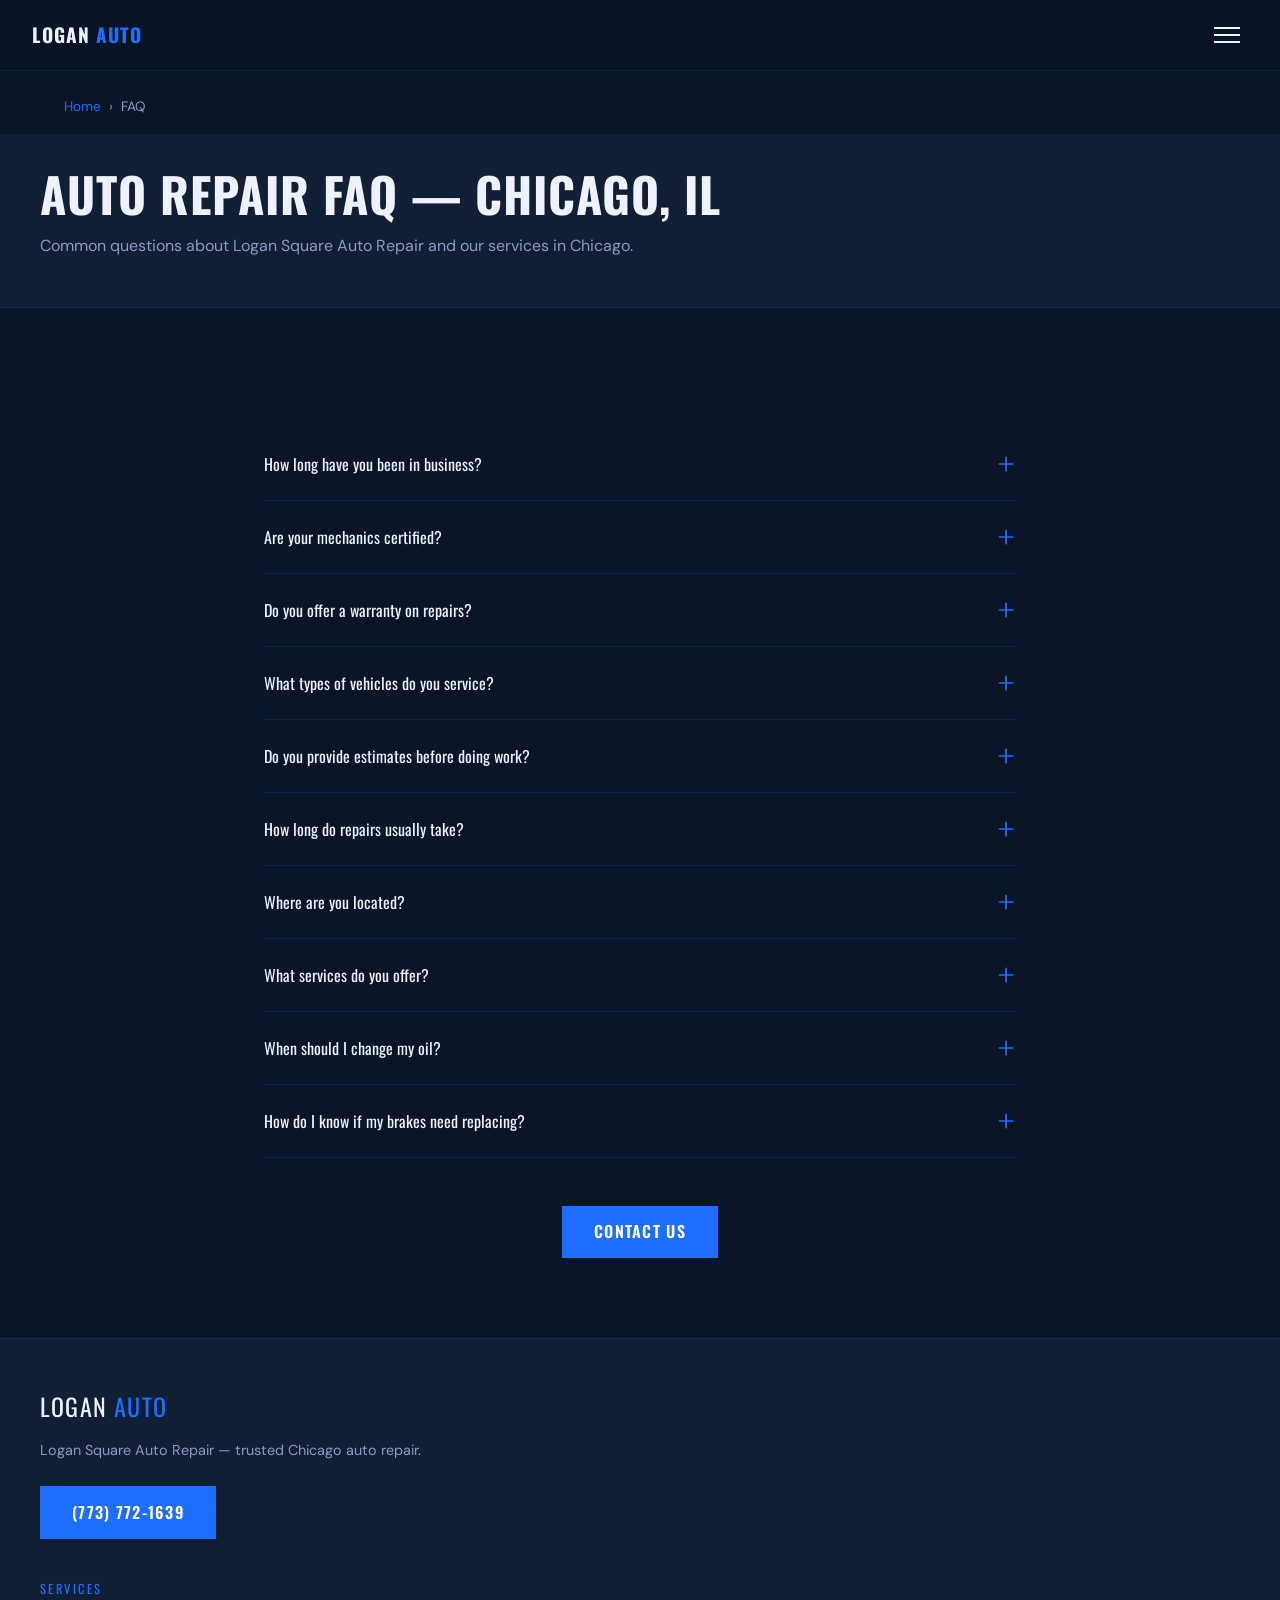
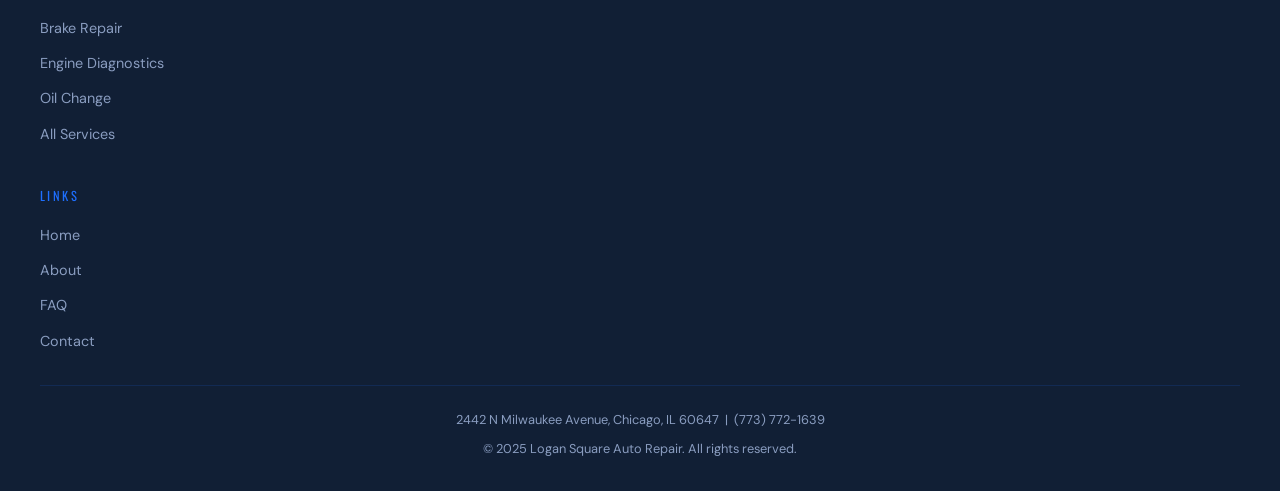
<file: faq.html>
<!DOCTYPE html>
<html lang="en">
<head>
  <meta charset="UTF-8"><meta name="viewport" content="width=device-width, initial-scale=1.0">
  <title>Auto Repair FAQ Chicago | Logan Square Auto Repair</title>
  <meta name="description" content="Frequently asked questions about auto repair in Chicago. Logan Square Auto Repair answers your questions about services, warranties, and more.">
  <link rel="canonical" href="https://oh-ashen-one.github.io/logan-square-auto-repair/faq.html">
  <link rel="preconnect" href="https://fonts.googleapis.com">
  <link href="https://fonts.googleapis.com/css2?family=Oswald:wght@400;600;700&family=DM+Sans:wght@400;500&display=swap" rel="stylesheet">
  <link rel="stylesheet" href="css/styles.css?v=1774543622">
  <script type="application/ld+json">{"@context":"https://schema.org","@type":"FAQPage","mainEntity":[{"@type":"Question","name":"How long have you been in business?","acceptedAnswer":{"@type":"Answer","text":"Logan Square Auto Repair has been serving Chicago since 1997 — over 28 years of trusted auto repair."}},{"@type":"Question","name":"Are your mechanics certified?","acceptedAnswer":{"@type":"Answer","text":"Yes — all our technicians are ASE certified, ensuring professional, qualified service on every vehicle."}},{"@type":"Question","name":"Do you offer warranties?","acceptedAnswer":{"@type":"Answer","text":"Yes — we stand behind all our work with a parts and labor guarantee."}},{"@type":"Question","name":"What types of vehicles do you service?","acceptedAnswer":{"@type":"Answer","text":"We service all makes and models — domestic and import, cars, trucks, and SUVs."}}]}</script>
</head>
<body>
  <nav class="site-nav"><a href="index.html" class="nav-logo">Logan <span>Auto</span></a><div class="nav-links"><a href="services/index.html">Services</a><a href="about.html">About</a><a href="faq.html">FAQ</a><a href="contact.html">Contact</a><a href="tel:7737721639" class="nav-cta">(773) 772-1639</a></div><button class="hamburger" aria-label="Open menu"><span></span><span></span><span></span></button></nav>
  <div class="nav-drawer"><a href="index.html">Home</a><a href="services/index.html">Services</a><a href="about.html">About</a><a href="faq.html">FAQ</a><a href="contact.html">Contact</a><a href="tel:7737721639" class="nav-cta btn btn-primary">(773) 772-1639</a></div>
  <nav class="breadcrumb"><a href="index.html">Home</a><span>&rsaquo;</span><span>FAQ</span></nav>
  <div class="page-hero"><div class="page-hero-inner"><h1>Auto Repair FAQ — Chicago, IL</h1><p>Common questions about Logan Square Auto Repair and our services in Chicago.</p></div></div>
  <section class="section" style="max-width:800px;">
    <div class="faq-list">
      <div class="faq-item"><button class="faq-question">How long have you been in business?<svg class="faq-icon" xmlns="http://www.w3.org/2000/svg" fill="none" viewBox="0 0 24 24" stroke="currentColor"><path stroke-linecap="round" stroke-linejoin="round" stroke-width="2" d="M12 4v16m8-8H4"/></svg></button><div class="faq-answer">Logan Square Auto Repair has been serving Chicago since 1997 — over 28 years. We've built our reputation on honest service and quality work, one customer at a time.</div></div>
      <div class="faq-item"><button class="faq-question">Are your mechanics certified?<svg class="faq-icon" xmlns="http://www.w3.org/2000/svg" fill="none" viewBox="0 0 24 24" stroke="currentColor"><path stroke-linecap="round" stroke-linejoin="round" stroke-width="2" d="M12 4v16m8-8H4"/></svg></button><div class="faq-answer">Yes — all our technicians are ASE (Automotive Service Excellence) certified. This is the industry standard that verifies a mechanic's knowledge and skill. You can trust your vehicle is in qualified hands.</div></div>
      <div class="faq-item"><button class="faq-question">Do you offer a warranty on repairs?<svg class="faq-icon" xmlns="http://www.w3.org/2000/svg" fill="none" viewBox="0 0 24 24" stroke="currentColor"><path stroke-linecap="round" stroke-linejoin="round" stroke-width="2" d="M12 4v16m8-8H4"/></svg></button><div class="faq-answer">Yes — we stand behind all our work. If there's ever an issue with a repair we performed, bring it back and we'll make it right. Customer satisfaction is our top priority.</div></div>
      <div class="faq-item"><button class="faq-question">What types of vehicles do you service?<svg class="faq-icon" xmlns="http://www.w3.org/2000/svg" fill="none" viewBox="0 0 24 24" stroke="currentColor"><path stroke-linecap="round" stroke-linejoin="round" stroke-width="2" d="M12 4v16m8-8H4"/></svg></button><div class="faq-answer">We service all makes and models — domestic and foreign, cars, trucks, SUVs. From Hondas and Toyotas to Fords and Chevys, our technicians have the training and equipment to handle any vehicle.</div></div>
      <div class="faq-item"><button class="faq-question">Do you provide estimates before doing work?<svg class="faq-icon" xmlns="http://www.w3.org/2000/svg" fill="none" viewBox="0 0 24 24" stroke="currentColor"><path stroke-linecap="round" stroke-linejoin="round" stroke-width="2" d="M12 4v16m8-8H4"/></svg></button><div class="faq-answer">Always. We provide a clear, written estimate before any work begins. We explain what needs to be done, why, and how much it costs — in plain language, no jargon.</div></div>
      <div class="faq-item"><button class="faq-question">How long do repairs usually take?<svg class="faq-icon" xmlns="http://www.w3.org/2000/svg" fill="none" viewBox="0 0 24 24" stroke="currentColor"><path stroke-linecap="round" stroke-linejoin="round" stroke-width="2" d="M12 4v16m8-8H4"/></svg></button><div class="faq-answer">Simple maintenance (oil change, filters) is typically done same-day, often while you wait. More involved repairs like brakes or transmission work usually take 1 day. We'll always give you a realistic timeline upfront.</div></div>
      <div class="faq-item"><button class="faq-question">Where are you located?<svg class="faq-icon" xmlns="http://www.w3.org/2000/svg" fill="none" viewBox="0 0 24 24" stroke="currentColor"><path stroke-linecap="round" stroke-linejoin="round" stroke-width="2" d="M12 4v16m8-8H4"/></svg></button><div class="faq-answer">We're at 2442 N Milwaukee Avenue, Chicago, IL 60647. See our <a href="contact.html" style="color:var(--accent);">contact page</a> for directions and a map.</div></div>
      <div class="faq-item"><button class="faq-question">What services do you offer?<svg class="faq-icon" xmlns="http://www.w3.org/2000/svg" fill="none" viewBox="0 0 24 24" stroke="currentColor"><path stroke-linecap="round" stroke-linejoin="round" stroke-width="2" d="M12 4v16m8-8H4"/></svg></button><div class="faq-answer">We offer: Brake Repair, Transmission Service, Engine Diagnostics, Suspension & Steering, Electrical & Emissions, Oil Change & Maintenance. Visit our <a href="services/index.html" style="color:var(--accent);">services page</a> for full details.</div></div>
      <div class="faq-item"><button class="faq-question">When should I change my oil?<svg class="faq-icon" xmlns="http://www.w3.org/2000/svg" fill="none" viewBox="0 0 24 24" stroke="currentColor"><path stroke-linecap="round" stroke-linejoin="round" stroke-width="2" d="M12 4v16m8-8H4"/></svg></button><div class="faq-answer">Most modern vehicles need an oil change every 5,000–7,500 miles with synthetic oil. Check your owner's manual for the exact interval for your engine. We'll remind you when it's due.</div></div>
      <div class="faq-item"><button class="faq-question">How do I know if my brakes need replacing?<svg class="faq-icon" xmlns="http://www.w3.org/2000/svg" fill="none" viewBox="0 0 24 24" stroke="currentColor"><path stroke-linecap="round" stroke-linejoin="round" stroke-width="2" d="M12 4v16m8-8H4"/></svg></button><div class="faq-answer">Common signs: squealing or grinding when braking, vehicle pulling to one side, soft brake pedal, vibration when stopping. If you notice any of these, get your brakes inspected immediately. Don't wait.</div></div>
    </div>
    <div style="margin-top:3rem;text-align:center;"><a href="contact.html" class="btn btn-primary">Contact Us</a></div>
  </section>
  <footer class="site-footer">
    <div class="footer-grid">
      <div><div class="footer-brand-name">Logan <span>Auto</span></div><p class="footer-desc">Logan Square Auto Repair — trusted Chicago auto repair.</p><a href="tel:7737721639" class="btn btn-primary">(773) 772-1639</a></div>
      <div><p class="footer-col-title">Services</p><ul class="footer-links"><li><a href="services/brakes.html">Brake Repair</a></li><li><a href="services/engine-diagnostics.html">Engine Diagnostics</a></li><li><a href="services/oil-change.html">Oil Change</a></li><li><a href="services/index.html">All Services</a></li></ul></div>
      <div><p class="footer-col-title">Links</p><ul class="footer-links"><li><a href="index.html">Home</a></li><li><a href="about.html">About</a></li><li><a href="faq.html">FAQ</a></li><li><a href="contact.html">Contact</a></li></ul></div>
    </div>
    <div class="footer-bottom"><p>2442 N Milwaukee Avenue, Chicago, IL 60647 &nbsp;|&nbsp; (773) 772-1639</p><p>&copy; 2025 Logan Square Auto Repair. All rights reserved.</p></div>
  </footer>
  <script src="js/main.js?v=1774543622"></script>
</body>
</html>
</file>
<file: css/styles.css>
/*
DESIGN SYSTEM — Logan Square Auto Repair
Niche: Auto Repair (Trades)
Vibe: Bold urban trust — Chicago's Logan Square neighborhood mechanic since 1997, CARFAX Top-Rated
Color: Roll 3 — Blueprint | Background #0A1628 | Accent Electric Blue #1E6FFF
Nav: Roll 3 — Sticky shrink nav
Hero: Roll 2 — Split-screen dark panel + text left, image right
Motion: Roll 2 — Staggered float-up
Sections: Roll 3 — Hero → Trust badges → Services grid → Stats → Testimonials → FAQ → Contact
Die 6 Layout: Roll 3 — Trust-heavy sequence
*/
:root {
  --bg: #0A1628;
  --bg-2: #111F35;
  --bg-3: #1A2D48;
  --accent: #1E6FFF;
  --accent-dark: #1555CC;
  --text: #EEF2FF;
  --text-muted: #8A9DC0;
  --border: rgba(30,111,255,0.15);
  --font-display: 'Oswald', sans-serif;
  --font-body: 'DM Sans', sans-serif;
  --max-w: 1200px;
}
*{margin:0;padding:0;box-sizing:border-box;}
html{scroll-behavior:smooth;}
body{background:var(--bg);color:var(--text);font-family:var(--font-body);font-size:1rem;line-height:1.6;overflow-x:hidden;}
img{max-width:100%;display:block;}
a{color:inherit;text-decoration:none;}
h1,h2,h3,h4{font-family:var(--font-display);font-weight:700;letter-spacing:0.02em;line-height:1.15;}
h1{font-size:clamp(2.2rem,8vw,5rem);text-transform:uppercase;}
h2{font-size:clamp(1.8rem,5vw,3rem);text-transform:uppercase;}
h3{font-size:clamp(1.1rem,3vw,1.5rem);}
.site-nav{position:fixed;top:0;left:0;right:0;z-index:1000;padding:1.2rem 2rem;display:flex;align-items:center;justify-content:space-between;background:rgba(10,22,40,0.95);backdrop-filter:blur(12px);border-bottom:1px solid var(--border);transition:padding 0.3s;}
.site-nav.shrunk{padding:0.7rem 2rem;}
.nav-logo{font-family:var(--font-display);font-size:1.2rem;font-weight:700;text-transform:uppercase;letter-spacing:0.05em;}
.nav-logo span{color:var(--accent);}
.nav-links{display:none;gap:2rem;align-items:center;}
.nav-links a{font-family:var(--font-display);font-size:0.85rem;text-transform:uppercase;letter-spacing:0.1em;color:var(--text-muted);transition:color 0.2s;}
.nav-links a:hover{color:var(--text);}
.nav-cta{background:var(--accent);color:white;padding:0.6rem 1.4rem;font-family:var(--font-display);font-size:0.85rem;text-transform:uppercase;letter-spacing:0.08em;min-height:44px;display:inline-flex;align-items:center;}
.hamburger{background:none;border:none;cursor:pointer;padding:0.5rem;display:flex;flex-direction:column;gap:5px;}
.hamburger span{display:block;width:26px;height:2px;background:var(--text);transition:all 0.3s;}
.hamburger.active span:nth-child(1){transform:translateY(7px) rotate(45deg);}
.hamburger.active span:nth-child(2){opacity:0;}
.hamburger.active span:nth-child(3){transform:translateY(-7px) rotate(-45deg);}
.nav-drawer{position:fixed;top:0;left:0;right:0;bottom:0;background:rgba(10,22,40,0.98);z-index:999;display:flex;flex-direction:column;align-items:center;justify-content:center;gap:2rem;opacity:0;pointer-events:none;transition:opacity 0.3s;}
.nav-drawer.open{opacity:1;pointer-events:all;}
.nav-drawer a{font-family:var(--font-display);font-size:clamp(2rem,6vw,3.5rem);text-transform:uppercase;letter-spacing:0.05em;color:var(--text);transition:color 0.2s;}
.nav-drawer a:hover{color:var(--accent);}
.btn{display:inline-block;padding:0.85rem 2rem;font-family:var(--font-display);font-size:1rem;text-transform:uppercase;letter-spacing:0.08em;font-weight:600;cursor:pointer;transition:all 0.25s;border:none;min-height:44px;}
.btn-primary{background:var(--accent);color:white;}
.btn-primary:hover{background:var(--accent-dark);transform:translateY(-2px);}
.btn-outline{background:transparent;color:var(--text);border:2px solid var(--text);}
.btn-outline:hover{background:var(--text);color:var(--bg);}
.hero{position:relative;min-height:100dvh;padding-top:80px;display:grid;grid-template-columns:1fr;align-items:center;}
.hero-left{padding:4rem 1.5rem;background:var(--bg);}
.hero-right{height:50vw;min-height:300px;overflow:hidden;}
.hero-right img{width:100%;height:100%;object-fit:cover;}
.hero-eyebrow{font-family:var(--font-display);font-size:0.8rem;letter-spacing:0.25em;text-transform:uppercase;color:var(--accent);margin-bottom:1rem;opacity:1;}
.hero h1{margin-bottom:1.2rem;opacity:1;}
.hero h1 span{color:var(--accent);}
.hero-sub{font-size:clamp(0.95rem,2.5vw,1.15rem);color:var(--text-muted);max-width:520px;margin-bottom:2rem;opacity:1;}
.hero-ctas{display:flex;gap:1rem;flex-wrap:wrap;opacity:1;}
.trust-badges{background:var(--bg-2);border-bottom:1px solid var(--border);padding:1.5rem;display:flex;flex-wrap:wrap;gap:1.5rem;justify-content:center;align-items:center;}
.trust-badge{display:flex;align-items:center;gap:0.6rem;font-family:var(--font-display);font-size:0.82rem;text-transform:uppercase;letter-spacing:0.12em;color:var(--text-muted);}
.trust-badge svg{width:20px;height:20px;color:var(--accent);}
.section{padding:5rem 1.5rem;max-width:var(--max-w);margin:0 auto;}
.section-label{font-family:var(--font-display);font-size:0.78rem;letter-spacing:0.25em;text-transform:uppercase;color:var(--accent);margin-bottom:0.75rem;}
.services-grid{display:grid;grid-template-columns:1fr;gap:1.5rem;margin-top:2.5rem;}
.service-card{background:var(--bg-2);border:1px solid var(--border);overflow:hidden;transition:all 0.3s;opacity:1;}
.service-card:hover{border-color:var(--accent);transform:translateY(-4px);}
.service-card-img{height:200px;overflow:hidden;}
.service-card-img img{width:100%;height:100%;object-fit:cover;transition:transform 0.5s;}
.service-card:hover .service-card-img img{transform:scale(1.05);}
.service-card-body{padding:1.5rem;}
.service-card h3{margin-bottom:0.5rem;}
.service-card p{color:var(--text-muted);font-size:0.9rem;margin-bottom:1rem;}
.service-link{color:var(--accent);font-family:var(--font-display);font-size:0.82rem;text-transform:uppercase;letter-spacing:0.1em;transition:gap 0.2s;display:flex;align-items:center;gap:0.4rem;}
.service-link:hover{gap:0.8rem;}
.stats-section{background:var(--bg-2);border-top:1px solid var(--border);border-bottom:1px solid var(--border);}
.stats-grid{display:grid;grid-template-columns:1fr 1fr;gap:2rem;max-width:var(--max-w);margin:0 auto;padding:4rem 1.5rem;}
.stat-item{text-align:center;opacity:1;}
.stat-number{font-family:var(--font-display);font-size:clamp(2.5rem,8vw,4.5rem);color:var(--accent);font-weight:700;line-height:1;margin-bottom:0.5rem;}
.stat-label{font-size:0.82rem;text-transform:uppercase;letter-spacing:0.12em;color:var(--text-muted);}
.testimonials-grid{display:grid;grid-template-columns:1fr;gap:1.5rem;margin-top:2.5rem;}
.testimonial-card{background:var(--bg-2);border:1px solid var(--border);border-left:3px solid var(--accent);padding:1.5rem;opacity:1;}
.testimonial-stars{color:var(--accent);font-size:1rem;margin-bottom:1rem;}
.testimonial-text{color:var(--text-muted);font-size:0.95rem;font-style:italic;margin-bottom:1rem;line-height:1.7;}
.testimonial-author{font-family:var(--font-display);font-size:0.82rem;text-transform:uppercase;letter-spacing:0.08em;}
.faq-list{display:flex;flex-direction:column;gap:0;margin-top:2.5rem;}
.faq-item{border-bottom:1px solid var(--border);opacity:1;}
.faq-question{width:100%;background:none;border:none;text-align:left;padding:1.5rem 0;font-family:var(--font-display);font-size:1rem;color:var(--text);cursor:pointer;display:flex;justify-content:space-between;align-items:center;gap:1rem;min-height:44px;}
.faq-icon{width:20px;height:20px;flex-shrink:0;transition:transform 0.3s;color:var(--accent);}
.faq-item.open .faq-icon{transform:rotate(45deg);}
.faq-answer{max-height:0;overflow:hidden;transition:max-height 0.3s;color:var(--text-muted);font-size:0.95rem;}
.faq-item.open .faq-answer{max-height:500px;padding-bottom:1.5rem;}
.contact-grid{display:grid;grid-template-columns:1fr;gap:2rem;margin-top:2.5rem;}
.contact-info{display:flex;flex-direction:column;gap:1.5rem;}
.contact-item{display:flex;gap:1rem;align-items:flex-start;}
.contact-icon{width:40px;height:40px;background:var(--bg-3);border:1px solid var(--border);display:flex;align-items:center;justify-content:center;flex-shrink:0;}
.contact-icon svg{width:18px;height:18px;color:var(--accent);}
.contact-label{font-family:var(--font-display);font-size:0.75rem;text-transform:uppercase;letter-spacing:0.15em;color:var(--text-muted);margin-bottom:0.25rem;}
.contact-value{font-size:1rem;}
.contact-form{background:var(--bg-2);border:1px solid var(--border);padding:2rem;}
.form-group{display:flex;flex-direction:column;gap:0.4rem;margin-bottom:1rem;}
.form-group label{font-family:var(--font-display);font-size:0.78rem;text-transform:uppercase;letter-spacing:0.12em;color:var(--text-muted);}
.form-group input,.form-group select,.form-group textarea{background:var(--bg-3);border:1px solid var(--border);color:var(--text);padding:0.75rem 1rem;font-family:var(--font-body);font-size:0.95rem;outline:none;transition:border-color 0.2s;min-height:44px;}
.form-group input:focus,.form-group select:focus,.form-group textarea:focus{border-color:var(--accent);}
.form-group textarea{min-height:120px;resize:vertical;}
.map-placeholder{height:280px;background:var(--bg-3);border:1px solid var(--border);overflow:hidden;margin-top:2rem;}
.map-placeholder iframe{width:100%;height:100%;border:0;}
.cta-band{background:var(--accent);padding:3rem 1.5rem;text-align:center;}
.cta-band h2{color:white;margin-bottom:1rem;font-size:clamp(1.5rem,4vw,2.5rem);}
.cta-band p{color:rgba(255,255,255,0.85);margin-bottom:1.5rem;}
.cta-band .btn{background:white;color:var(--accent);}
.cta-band .btn:hover{background:var(--bg);color:white;}
.site-footer{background:var(--bg-2);border-top:1px solid var(--border);padding:3rem 1.5rem 2rem;}
.footer-grid{max-width:var(--max-w);margin:0 auto;display:grid;grid-template-columns:1fr;gap:2.5rem;}
.footer-brand-name{font-family:var(--font-display);font-size:1.5rem;text-transform:uppercase;letter-spacing:0.05em;margin-bottom:0.75rem;}
.footer-brand-name span{color:var(--accent);}
.footer-desc{color:var(--text-muted);font-size:0.9rem;line-height:1.7;margin-bottom:1.5rem;}
.footer-col-title{font-family:var(--font-display);font-size:0.78rem;text-transform:uppercase;letter-spacing:0.2em;color:var(--accent);margin-bottom:1rem;}
.footer-links{list-style:none;display:flex;flex-direction:column;gap:0.6rem;}
.footer-links a{color:var(--text-muted);font-size:0.9rem;transition:color 0.2s;}
.footer-links a:hover{color:var(--text);}
.footer-bottom{max-width:var(--max-w);margin:2rem auto 0;padding-top:1.5rem;border-top:1px solid var(--border);display:flex;flex-direction:column;gap:0.5rem;align-items:center;text-align:center;}
.footer-bottom p{color:var(--text-muted);font-size:0.8rem;}
.breadcrumb{padding:6rem 1.5rem 1rem;max-width:var(--max-w);margin:0 auto;display:flex;gap:0.5rem;align-items:center;font-size:0.85rem;color:var(--text-muted);}
.breadcrumb a{color:var(--accent);}
.page-hero{background:var(--bg-2);border-bottom:1px solid var(--border);padding:2rem 1.5rem 3rem;}
.page-hero-inner{max-width:var(--max-w);margin:0 auto;}
.page-hero h1{font-size:clamp(1.8rem,5vw,3rem);margin-bottom:0.75rem;}
.page-hero p{color:var(--text-muted);max-width:600px;}
.hours-table{width:100%;border-collapse:collapse;}
.hours-table tr{border-bottom:1px solid var(--border);}
.hours-table td{padding:0.75rem 0;font-size:0.9rem;}
.hours-table td:last-child{color:var(--accent);text-align:right;}
.reveal{opacity:1;transform:translateY(0);transition:opacity 0.6s ease,transform 0.6s ease;}
@media (prefers-reduced-motion: reduce) {
    *, *::before, *::after {
        animation-duration: 0.01ms !important;
        transition-duration: 0.01ms !important;
    }
}}
@media(min-width:768px){
  .hero{grid-template-columns:1fr 1fr;}
  .hero-left{padding:6rem 3rem;}
  .hero-right{height:auto;}
  .services-grid{grid-template-columns:repeat(2,1fr);}
  .stats-grid{grid-template-columns:repeat(4,1fr);}
  .testimonials-grid{grid-template-columns:repeat(2,1fr);}
  .contact-grid{grid-template-columns:1fr 1fr;}
  .footer-grid{grid-template-columns:1.5fr 1fr 1fr;}
  .nav-links{display:flex;}
  .hamburger{display:none;}
}
@media(min-width:1024px){.services-grid{grid-template-columns:repeat(3,1fr);}.testimonials-grid{grid-template-columns:repeat(3,1fr);}}
@media(max-width:480px){.hero-ctas{flex-direction:column;}}
@media(max-width:767px){
  .service-card,.testimonial-card,.stat-item,.reveal,.hero-eyebrow,.hero h1,.hero-sub,.hero-ctas{opacity:1!important;transform:none!important;}
  .faq-item{opacity:1!important;transform:none!important;}
}
</file>
